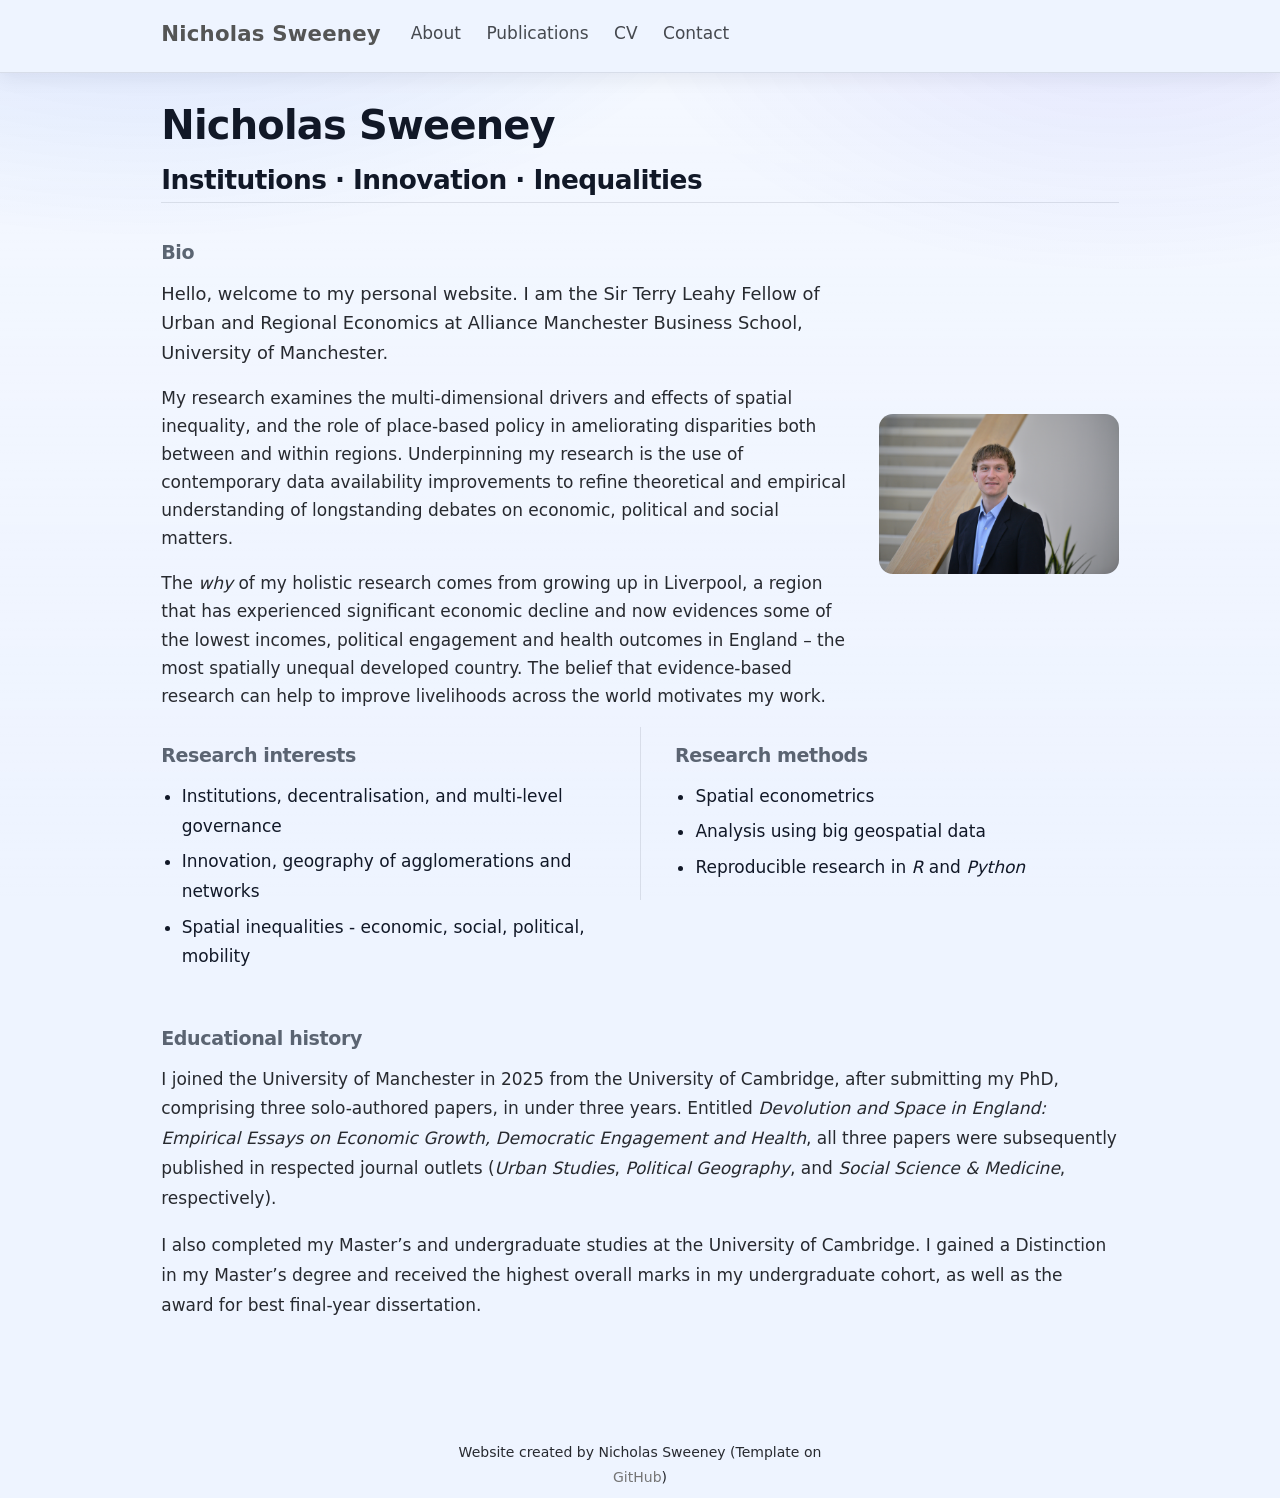
<file: index.html>
<!DOCTYPE html>
<html xmlns="http://www.w3.org/1999/xhtml" lang="en" xml:lang="en"><head>

<meta charset="utf-8">
<meta name="generator" content="quarto-1.11.9">

<meta name="viewport" content="width=device-width, initial-scale=1.0, user-scalable=yes">


<title>Nicholas Sweeney</title>
<style>
/* Default styles provided by pandoc.
** See https://pandoc.org/MANUAL.html#variables-for-html for config info.
*/
span.smallcaps{font-variant: small-caps;}
div.columns{display: flex; gap: 1.5em;}
div.column{flex: auto;}
@media screen {
div.columns{gap: min(4vw, 1.5em);}
div.column{overflow-x: auto;}
}
div.hanging-indent{margin-left: 1.5em; text-indent: -1.5em;}
ul.task-list{list-style: none;}
ul.task-list li input[type="checkbox"] {
  width: 0.8em;
  margin: 0 0.8em 0.2em -1em; /* quarto-specific, see https://github.com/quarto-dev/quarto-cli/issues/4556 */ 
  vertical-align: middle;
}
</style>


<script src="site_libs/quarto-nav/quarto-nav.js"></script>
<script src="site_libs/quarto-nav/headroom.min.js"></script>
<link href="./favicon-nps-20260822.svg" rel="icon" type="image/svg+xml">
<script src="site_libs/clipboard/clipboard.min.js"></script>
<script src="site_libs/quarto-html/quarto.js" type="module"></script>
<script src="site_libs/quarto-html/tabsets/tabsets.js" type="module"></script>
<script src="site_libs/quarto-html/scrollable-regions/scrollable-regions.js" type="module"></script>
<script src="site_libs/quarto-html/popper.min.js"></script>
<script src="site_libs/quarto-html/tippy.umd.min.js"></script>
<script src="site_libs/quarto-html/anchor.min.js"></script>
<link href="site_libs/quarto-html/tippy.css" rel="stylesheet">
<link href="site_libs/quarto-html/quarto-syntax-highlighting-63b5708e65d6cd79cd7618c58d0c21e7.css" rel="stylesheet" id="quarto-text-highlighting-styles">
<script src="site_libs/bootstrap/bootstrap.min.js"></script>
<link href="site_libs/bootstrap/bootstrap-icons.css" rel="stylesheet">
<link href="site_libs/bootstrap/bootstrap-cb61c712ca1a7fe70a83faed8e4da2d7.min.css" rel="stylesheet" append-hash="true" id="quarto-bootstrap" data-mode="light">
<script id="quarto-search-options" type="application/json">{
  "language": {
    "search-no-results-text": "No results",
    "search-matching-documents-text": "matching documents",
    "search-copy-link-title": "Copy link to search",
    "search-hide-matches-text": "Hide additional matches",
    "search-more-match-text": "more match in this document",
    "search-more-matches-text": "more matches in this document",
    "search-clear-button-title": "Clear",
    "search-text-placeholder": "",
    "search-detached-cancel-button-title": "Cancel",
    "search-submit-button-title": "Submit",
    "search-label": "Search"
  }
}</script>
<link rel="shortcut icon" type="image/x-icon" href="./favicon-nps-20260822.ico">
<link rel="icon" href="./favicon-nps-20260822.ico" sizes="any">
<link rel="icon" type="image/png" href="./favicon-nps-20260822.png" sizes="256x256">
<meta name="author" content="Nicholas Sweeney">
<meta name="description" content="Nicholas Sweeney">


<link rel="stylesheet" href="styles.css">
</head>

<body class="nav-fixed fullcontent quarto-light"><a id="quarto-skip-link" class="visually-hidden-focusable" href="#quarto-document-content">Skip to main content</a>

<div id="quarto-search-results"></div>
  <header id="quarto-header" class="headroom fixed-top">
    <nav class="navbar navbar-expand-lg " data-bs-theme="dark" aria-label="Site">
      <div class="navbar-container container-fluid">
      <div class="navbar-brand-container mx-auto">
    <a class="navbar-brand" href="./">
    <span class="navbar-title">Nicholas Sweeney</span>
    </a>
  </div>
          <button class="navbar-toggler" type="button" data-bs-toggle="collapse" data-bs-target="#navbarCollapse" aria-controls="navbarCollapse" aria-expanded="false" aria-label="Toggle navigation" onclick="if (window.quartoToggleHeadroom) { window.quartoToggleHeadroom(); }">
  <span class="navbar-toggler-icon"></span>
</button>
          <div class="collapse navbar-collapse" id="navbarCollapse">
            <ul class="navbar-nav navbar-nav-scroll me-auto">
  <li class="nav-item">
    <a class="nav-link" href="./"> 
<span class="menu-text">About</span></a>
  </li>  
  <li class="nav-item">
    <a class="nav-link" href="./publications"> 
<span class="menu-text">Publications</span></a>
  </li>  
  <li class="nav-item">
    <a class="nav-link" href="./cv"> 
<span class="menu-text">CV</span></a>
  </li>  
  <li class="nav-item">
    <a class="nav-link" href="./contact"> 
<span class="menu-text">Contact</span></a>
  </li>  
</ul>
          </div> <!-- /navcollapse -->
            <div class="quarto-navbar-tools">
</div>
      </div> <!-- /container-fluid -->
    </nav>
</header>
<!-- content -->
<div id="quarto-content" class="quarto-container page-columns page-rows-contents page-layout-article page-navbar">
<!-- sidebar -->
<!-- margin-sidebar -->
    
<!-- main -->
<main class="content" id="quarto-document-content" tabindex="-1">

<header id="title-block-header" class="quarto-title-block default">
<div class="quarto-title">
<h1 class="title">Nicholas Sweeney</h1>
</div>



<div class="quarto-title-meta">

    
  
    
  </div>
  


</header>


<section id="institutions-innovation-inequalities" class="level2">
<h2 class="anchored" data-anchor-id="institutions-innovation-inequalities">Institutions · Innovation · Inequalities</h2>
<section id="bio" class="level3">
<h3 class="anchored" data-anchor-id="bio">Bio</h3>
<div class="bio-card">
<div class="bio-text">
<p>Hello, welcome to my personal website. I am the Sir Terry Leahy Fellow of Urban and Regional Economics at Alliance Manchester Business School, University of Manchester.</p>
<p>My research examines the multi-dimensional drivers and effects of spatial inequality, and the role of place-based policy in ameliorating disparities both between and within regions. Underpinning my research is the use of contemporary data availability improvements to refine theoretical and empirical understanding of longstanding debates on economic, political and social matters.</p>
<p>The <em>why</em> of my holistic research comes from growing up in Liverpool, a region that has experienced significant economic decline and now evidences some of the lowest incomes, political engagement and health outcomes in England – the most spatially unequal developed country. The belief that evidence-based research can help to improve livelihoods across the world motivates my work.</p>
</div>
<p><img src="assets/DSC_1243.JPG" srcset="assets/DSC_1243.JPG 1x, assets/DSC_1243.JPG 2x" alt="Nicholas Sweeney" class="bio-photo" loading="eager" decoding="async"></p>
</div>
</section>
<div class="columns research-methods-columns">
<div class="column research-interests-column" style="width:50%;">
<section id="research-interests" class="level3 research-interests">
<h3 class="research-interests anchored" data-anchor-id="research-interests">Research interests</h3>
<ul>
<li>Institutions, decentralisation, and multi-level governance</li>
<li>Innovation, geography of agglomerations and networks</li>
<li>Spatial inequalities - economic, social, political, mobility</li>
</ul>
</section>
</div><div class="column methods-column" style="width:50%;">
<section id="research-methods" class="level3">
<h3 class="anchored" data-anchor-id="research-methods">Research methods</h3>
<ul>
<li>Spatial econometrics</li>
<li>Analysis using big geospatial data</li>
<li>Reproducible research in <em>R</em> and <em>Python</em></li>
</ul>
</section>
</div>
</div>
<section id="educational-history" class="level3">
<h3 class="anchored" data-anchor-id="educational-history">Educational history</h3>
<p>I joined the University of Manchester in 2025 from the University of Cambridge, after submitting my PhD, comprising three solo-authored papers, in under three years. Entitled <em>Devolution and Space in England: Empirical Essays on Economic Growth, Democratic Engagement and Health</em>, all three papers were subsequently published in respected journal outlets (<em>Urban Studies</em>, <em>Political Geography</em>, and <em>Social Science &amp; Medicine</em>, respectively).</p>
<p>I also completed my Master’s and undergraduate studies at the University of Cambridge. I gained a Distinction in my Master’s degree and received the highest overall marks in my undergraduate cohort, as well as the award for best final-year dissertation.</p>


</section>
</section>

</main> <!-- /main -->
<script id="quarto-html-after-body" type="application/javascript">
  window.document.addEventListener("DOMContentLoaded", function (event) {
    const icon = "";
    const anchorJS = new window.AnchorJS();
    anchorJS.options = {
      placement: 'right',
      icon: icon
    };
    anchorJS.add('.anchored');
    const isCodeAnnotation = (el) => {
      for (const clz of el.classList) {
        if (clz.startsWith('code-annotation-')) {                     
          return true;
        }
      }
      return false;
    }
    const onCopySuccess = function(e) {
      // button target
      const button = e.trigger;
      // don't keep focus
      button.blur();
      // flash "checked"
      button.classList.add('code-copy-button-checked');
      var currentTitle = button.getAttribute("title");
      button.setAttribute("title", "Copied!");
      let tooltip;
      if (window.bootstrap) {
        button.setAttribute("data-bs-toggle", "tooltip");
        button.setAttribute("data-bs-placement", "left");
        button.setAttribute("data-bs-title", "Copied!");
        tooltip = new bootstrap.Tooltip(button, 
          { trigger: "manual", 
            customClass: "code-copy-button-tooltip",
            offset: [0, -8]});
        tooltip.show();    
      }
      setTimeout(function() {
        if (tooltip) {
          tooltip.hide();
          button.removeAttribute("data-bs-title");
          button.removeAttribute("data-bs-toggle");
          button.removeAttribute("data-bs-placement");
        }
        button.setAttribute("title", currentTitle);
        button.classList.remove('code-copy-button-checked');
      }, 1000);
      // clear code selection
      e.clearSelection();
    }
    const getTextToCopy = function(trigger) {
      const outerScaffold = trigger.parentElement.cloneNode(true);
      const codeEl = outerScaffold.querySelector('code');
      for (const childEl of codeEl.children) {
        if (isCodeAnnotation(childEl)) {
          childEl.remove();
        }
      }
      return codeEl.innerText;
    }
    const clipboard = new window.ClipboardJS('.code-copy-button:not([data-in-quarto-modal])', {
      text: getTextToCopy
    });
    clipboard.on('success', onCopySuccess);
    if (window.document.getElementById('quarto-embedded-source-code-modal')) {
      const clipboardModal = new window.ClipboardJS('.code-copy-button[data-in-quarto-modal]', {
        text: getTextToCopy,
        container: window.document.getElementById('quarto-embedded-source-code-modal')
      });
      clipboardModal.on('success', onCopySuccess);
    }
      var localhostRegex = new RegExp(/^(?:http|https):\/\/localhost\:?[0-9]*\//);
      var mailtoRegex = new RegExp(/^mailto:/);
        var filterRegex = new RegExp("https:\/\/npsweeney\.co\.uk");
      var isInternal = (href) => {
          return filterRegex.test(href) || localhostRegex.test(href) || mailtoRegex.test(href);
      }
      // Inspect non-navigation links and adorn them if external
      window.quartoDecorateExternalLinks = function (root) {
     var links = (root || window.document).querySelectorAll('a[href]:not(.nav-link):not(.navbar-brand):not(.toc-action):not(.sidebar-link):not(.sidebar-item-toggle):not(.pagination-link):not(.no-external):not([aria-hidden]):not(.dropdown-item):not(.quarto-navigation-tool):not(.about-link)');
      for (var i=0; i<links.length; i++) {
        const link = links[i];
        if (!isInternal(link.href)) {
          // undo the damage that might have been done by quarto-nav.js in the case of
          // links that we want to consider external
          if (link.dataset.originalHref !== undefined) {
            link.href = link.dataset.originalHref;
          }
          if (!link.classList.contains('no-external-icon')) {
          }
        }
      }
      };
      window.quartoDecorateExternalLinks(window.document);
    // Esc closes the popup (WCAG 1.4.13) and focus leaving both trigger and
    // popup closes it (WCAG 2.4.11); tippy handles neither for interactive popups.
    const hideOnEscAndFocusOut = {
      name: 'hideOnEscAndFocusOut',
      defaultValue: true,
      fn(instance) {
        const dismiss = () => {
          // A show scheduled by the trigger delay would otherwise reopen it
          instance.clearDelayTimeouts();
          instance.hide();
        };
        const onKeyDown = (event) => {
          if (event.key !== 'Escape') {
            return;
          }
          // Keep Esc from also reaching page handlers (e.g. reveal.js overview),
          // except an open reveal.js slide menu, which Esc should close too.
          // The menu handles keys only when its keyboard option is on.
          const menuHandlesEsc = window.Reveal?.getPlugin?.('menu')?.isOpen() &&
            window.Reveal.getConfig().menu?.keyboard !== false;
          if (!menuHandlesEsc) {
            event.stopPropagation();
          }
          if (instance.popper.contains(window.document.activeElement)) {
            // Disabled while refocusing so the focus trigger does not reopen it
            instance.disable();
            instance.reference.focus();
            instance.enable();
          }
          dismiss();
        };
        const onFocusOut = (event) => {
          const target = event.relatedTarget;
          if (target && !instance.reference.contains(target) &&
              !instance.popper.contains(target)) {
            dismiss();
          }
        };
        // On the trigger too: a click trigger (code-annotations: select) has no
        // blur handling. Attached for the instance's lifetime so leaving the
        // trigger also cancels a show still pending on the trigger delay.
        instance.reference.addEventListener('focusout', onFocusOut);
        return {
          onShow() {
            window.document.addEventListener('keydown', onKeyDown, true);
            instance.popper.addEventListener('focusout', onFocusOut);
          },
          onHide() {
            window.document.removeEventListener('keydown', onKeyDown, true);
            instance.popper.removeEventListener('focusout', onFocusOut);
          },
          onDestroy() {
            instance.reference.removeEventListener('focusout', onFocusOut);
          },
        };
      },
    };
    function tippyHover(el, contentFn, onTriggerFn, onUntriggerFn) {
      const config = {
        allowHTML: true,
        maxWidth: 500,
        delay: 100,
        arrow: false,
        appendTo: function(el) {
            return el.parentElement;
        },
        interactive: true,
        interactiveBorder: 10,
        theme: 'quarto',
        placement: 'bottom-start',
        plugins: [hideOnEscAndFocusOut],
      };
      if (contentFn) {
        config.content = contentFn;
      }
      if (onTriggerFn) {
        config.onTrigger = onTriggerFn;
      }
      if (onUntriggerFn) {
        config.onUntrigger = onUntriggerFn;
      }
      window.tippy(el, config); 
    }
    const noterefs = window.document.querySelectorAll('a[role="doc-noteref"]');
    for (var i=0; i<noterefs.length; i++) {
      const ref = noterefs[i];
      tippyHover(ref, function() {
        // use id or data attribute instead here
        let href = ref.getAttribute('data-footnote-href') || ref.getAttribute('href');
        try { href = new URL(href).hash; } catch {}
        const id = href.replace(/^#\/?/, "");
        const note = window.document.getElementById(id);
        if (note) {
          return note.innerHTML;
        } else {
          return "";
        }
      });
    }
    const xrefs = window.document.querySelectorAll('a.quarto-xref');
    const processXRef = (id, note) => {
      // Strip column container classes
      const stripColumnClz = (el) => {
        el.classList.remove("page-full", "page-columns");
        if (el.children) {
          for (const child of el.children) {
            stripColumnClz(child);
          }
        }
      }
      stripColumnClz(note)
      if (id === null || id.startsWith('sec-')) {
        // Special case sections, only their first couple elements
        const container = document.createElement("div");
        if (note.children && note.children.length > 2) {
          container.appendChild(note.children[0].cloneNode(true));
          for (let i = 1; i < note.children.length; i++) {
            const child = note.children[i];
            if (child.tagName === "P" && child.innerText === "") {
              continue;
            } else {
              container.appendChild(child.cloneNode(true));
              break;
            }
          }
          if (window.Quarto?.typesetMath) {
            window.Quarto.typesetMath(container);
          }
          return container.innerHTML
        } else {
          if (window.Quarto?.typesetMath) {
            window.Quarto.typesetMath(note);
          }
          return note.innerHTML;
        }
      } else {
        // Remove any anchor links if they are present
        const anchorLink = note.querySelector('a.anchorjs-link');
        if (anchorLink) {
          anchorLink.remove();
        }
        if (window.Quarto?.typesetMath) {
          window.Quarto.typesetMath(note);
        }
        if (note.classList.contains("callout")) {
          return note.outerHTML;
        } else {
          return note.innerHTML;
        }
      }
    }
    for (var i=0; i<xrefs.length; i++) {
      const xref = xrefs[i];
      tippyHover(xref, undefined, function(instance) {
        instance.disable();
        let url = xref.getAttribute('href');
        let hash = undefined; 
        if (url.startsWith('#')) {
          hash = url;
        } else {
          try { hash = new URL(url).hash; } catch {}
        }
        if (hash) {
          const id = hash.replace(/^#\/?/, "");
          const note = window.document.getElementById(id);
          if (note !== null) {
            try {
              const html = processXRef(id, note.cloneNode(true));
              instance.setContent(html);
            } finally {
              instance.enable();
              instance.show();
            }
          } else {
            // See if we can fetch this
            fetch(url.split('#')[0])
            .then(res => res.text())
            .then(html => {
              const parser = new DOMParser();
              const htmlDoc = parser.parseFromString(html, "text/html");
              const note = htmlDoc.getElementById(id);
              if (note !== null) {
                const html = processXRef(id, note);
                instance.setContent(html);
              } 
            }).finally(() => {
              instance.enable();
              instance.show();
            });
          }
        } else {
          // See if we can fetch a full url (with no hash to target)
          // This is a special case and we should probably do some content thinning / targeting
          fetch(url)
          .then(res => res.text())
          .then(html => {
            const parser = new DOMParser();
            const htmlDoc = parser.parseFromString(html, "text/html");
            const note = htmlDoc.querySelector('main.content');
            if (note !== null) {
              // This should only happen for chapter cross references
              // (since there is no id in the URL)
              // remove the first header
              if (note.children.length > 0 && note.children[0].tagName === "HEADER") {
                note.children[0].remove();
              }
              const html = processXRef(null, note);
              instance.setContent(html);
            } 
          }).finally(() => {
            instance.enable();
            instance.show();
          });
        }
      }, function(instance) {
      });
    }
        let selectedAnnoteEl;
        const selectorForAnnotation = ( cell, annotation) => {
          let cellAttr = 'data-code-cell="' + cell + '"';
          let lineAttr = 'data-code-annotation="' +  annotation + '"';
          const selector = 'span[' + cellAttr + '][' + lineAttr + ']';
          return selector;
        }
        const selectCodeLines = (annoteEl) => {
          const doc = window.document;
          const targetCell = annoteEl.getAttribute("data-target-cell");
          const targetAnnotation = annoteEl.getAttribute("data-target-annotation");
          const annoteSpan = window.document.querySelector(selectorForAnnotation(targetCell, targetAnnotation));
          const lines = annoteSpan.getAttribute("data-code-lines").split(",");
          const lineIds = lines.map((line) => {
            return targetCell + "-" + line;
          })
          // Each band is positioned against its own containing block, which is
          // not the offsetParent of the lines, so place it from client rects.
          const placeBand = (band, firstEl, lastEl, codeBlock) => {
            const container = band.offsetParent;
            if (container === null) {
              return;
            }
            const containerRect = container.getBoundingClientRect();
            // Reveal.js scales slides with a transform, so convert client
            // pixels back to the CSS pixels of the container.
            const scale = containerRect.height / container.offsetHeight || 1;
            const firstRect = firstEl.getBoundingClientRect();
            const lastRect = lastEl.getBoundingClientRect();
            const top = (firstRect.top - containerRect.top) / scale - container.clientTop + container.scrollTop;
            const height = (lastRect.bottom - firstRect.top) / scale;
            band.style.top = top - 2 + "px";
            band.style.height = height + 4 + "px";
            if (codeBlock) {
              // Without the copy button wrapper, the containing block is wider
              // than the code block, so span the code block explicitly.
              const blockRect = codeBlock.getBoundingClientRect();
              band.style.left = (blockRect.left - containerRect.left) / scale - container.clientLeft + container.scrollLeft + "px";
              band.style.width = blockRect.width / scale + "px";
            }
          };
          if (lineIds.length > 0) {
            const el = window.document.getElementById(lineIds[0]);
            const lastEl = window.document.getElementById(lineIds[lineIds.length - 1]);
            const parent = el.parentElement.parentElement;
            // cook up a div (if necessary) and position it
            let div = window.document.getElementById("code-annotation-line-highlight");
            if (div === null) {
              div = window.document.createElement("div");
              div.setAttribute("id", "code-annotation-line-highlight");
              div.style.position = 'absolute';
              parent.appendChild(div);
            }
            placeBand(div, el, lastEl, parent.closest("div.sourceCode") || parent);
            let gutterDiv = window.document.getElementById("code-annotation-line-highlight-gutter");
            if (gutterDiv === null) {
              gutterDiv = window.document.createElement("div");
              gutterDiv.setAttribute("id", "code-annotation-line-highlight-gutter");
              gutterDiv.style.position = 'absolute';
              const codeCell = window.document.getElementById(targetCell);
              const gutter = codeCell.querySelector('.code-annotation-gutter');
              gutter.appendChild(gutterDiv);
            }
            placeBand(gutterDiv, el, lastEl);
            selectedAnnoteEl = annoteEl;
          }
        };
        const unselectCodeLines = () => {
          const elementsIds = ["code-annotation-line-highlight", "code-annotation-line-highlight-gutter"];
          elementsIds.forEach((elId) => {
            const div = window.document.getElementById(elId);
            if (div) {
              div.remove();
            }
          });
          selectedAnnoteEl = undefined;
        };
          // Handle positioning of the toggle
      window.addEventListener(
        "resize",
        throttle(() => {
          elRect = undefined;
          if (selectedAnnoteEl) {
            selectCodeLines(selectedAnnoteEl);
          }
        }, 10)
      );
      function throttle(fn, ms) {
      let throttle = false;
      let timer;
        return (...args) => {
          if(!throttle) { // first call gets through
              fn.apply(this, args);
              throttle = true;
          } else { // all the others get throttled
              if(timer) clearTimeout(timer); // cancel #2
              timer = setTimeout(() => {
                fn.apply(this, args);
                timer = throttle = false;
              }, ms);
          }
        };
      }
        // Attach click handler to the DT
        const annoteDls = window.document.querySelectorAll('dt[data-target-cell]');
        for (const annoteDlNode of annoteDls) {
          annoteDlNode.addEventListener('click', (event) => {
            const clickedEl = event.target;
            if (clickedEl !== selectedAnnoteEl) {
              unselectCodeLines();
              const activeEl = window.document.querySelector('dt[data-target-cell].code-annotation-active');
              if (activeEl) {
                activeEl.classList.remove('code-annotation-active');
              }
              selectCodeLines(clickedEl);
              clickedEl.classList.add('code-annotation-active');
            } else {
              // Unselect the line
              unselectCodeLines();
              clickedEl.classList.remove('code-annotation-active');
            }
          });
        }
    const findCites = (el) => {
      const parentEl = el.parentElement;
      if (parentEl) {
        const cites = parentEl.dataset.cites;
        if (cites) {
          return {
            el,
            cites: cites.split(' ')
          };
        } else {
          return findCites(el.parentElement)
        }
      } else {
        return undefined;
      }
    };
    var bibliorefs = window.document.querySelectorAll('a[role="doc-biblioref"]');
    for (var i=0; i<bibliorefs.length; i++) {
      const ref = bibliorefs[i];
      const citeInfo = findCites(ref);
      if (citeInfo) {
        tippyHover(citeInfo.el, function() {
          var popup = window.document.createElement('div');
          citeInfo.cites.forEach(function(cite) {
            var citeDiv = window.document.createElement('div');
            citeDiv.classList.add('hanging-indent');
            citeDiv.classList.add('csl-entry');
            var biblioDiv = window.document.getElementById('ref-' + cite);
            if (biblioDiv) {
              citeDiv.innerHTML = biblioDiv.innerHTML;
            }
            popup.appendChild(citeDiv);
          });
          return popup.innerHTML;
        });
      }
    }
  });
  </script>
  <script type="application/javascript">
  window.quartoScrollableRegionsLabels = {"code":"Scrollable code","output":"Scrollable output"};
  </script>
</div> <!-- /content -->
<footer class="footer">
  <div class="nav-footer">
    <div class="nav-footer-left">
      &nbsp;
    </div>   
    <div class="nav-footer-center">
<p>Website created by Nicholas Sweeney (Template on <a href="https://github.com/npsweeney/NPS-WEB/tree/main/template" target="_blank" rel="noopener">GitHub</a>)</p>
</div>
    <div class="nav-footer-right">
      &nbsp;
    </div>
  </div>
</footer>




</body></html>
</file>
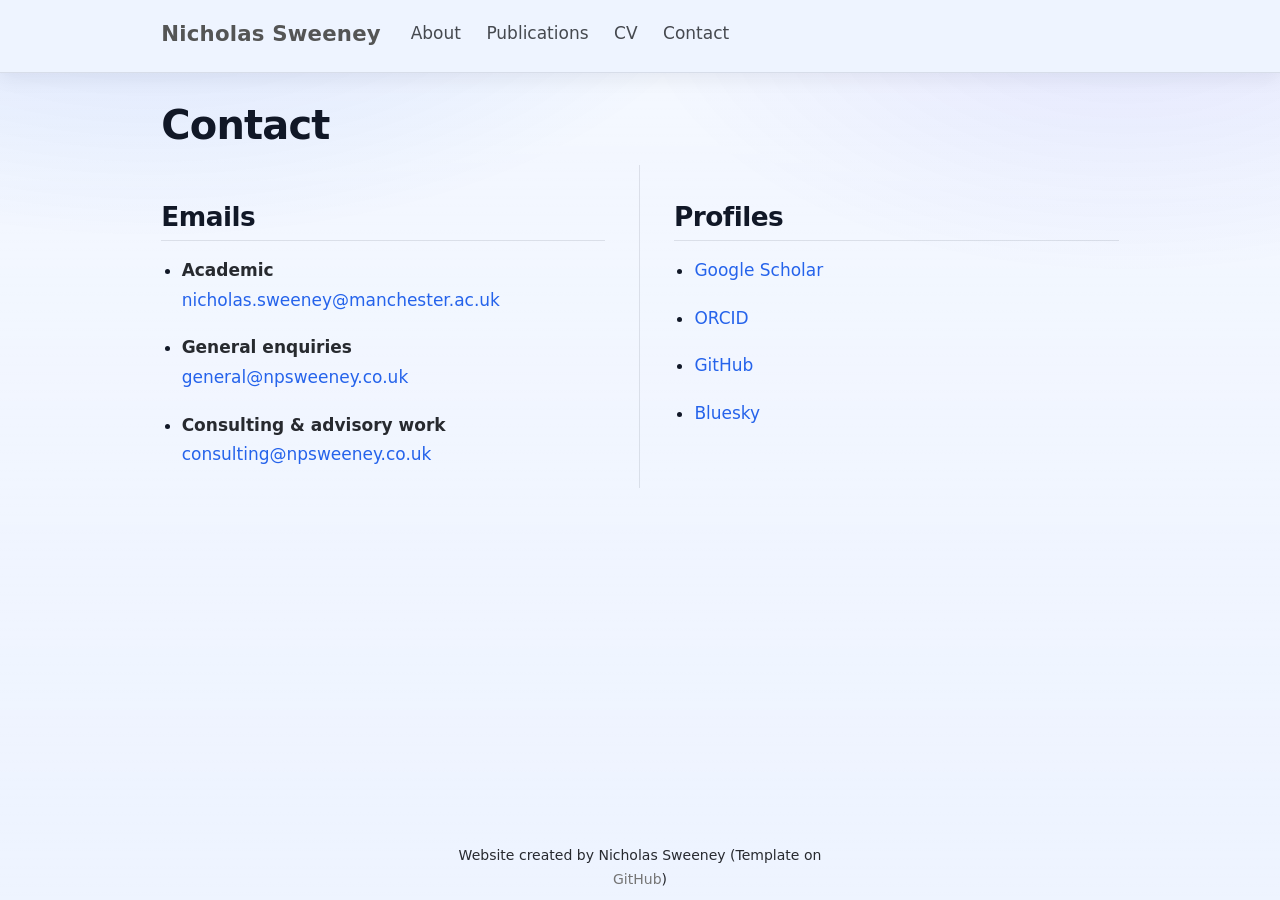
<file: contact/index.html>
<!DOCTYPE html>
<html xmlns="http://www.w3.org/1999/xhtml" lang="en" xml:lang="en"><head>

<meta charset="utf-8">
<meta name="generator" content="quarto-1.11.9">

<meta name="viewport" content="width=device-width, initial-scale=1.0, user-scalable=yes">


<title>Contact – Nicholas Sweeney</title>
<style>
/* Default styles provided by pandoc.
** See https://pandoc.org/MANUAL.html#variables-for-html for config info.
*/
span.smallcaps{font-variant: small-caps;}
div.columns{display: flex; gap: 1.5em;}
div.column{flex: auto;}
@media screen {
div.columns{gap: min(4vw, 1.5em);}
div.column{overflow-x: auto;}
}
div.hanging-indent{margin-left: 1.5em; text-indent: -1.5em;}
ul.task-list{list-style: none;}
ul.task-list li input[type="checkbox"] {
  width: 0.8em;
  margin: 0 0.8em 0.2em -1em; /* quarto-specific, see https://github.com/quarto-dev/quarto-cli/issues/4556 */ 
  vertical-align: middle;
}
</style>


<script src="../site_libs/quarto-nav/quarto-nav.js"></script>
<script src="../site_libs/quarto-nav/headroom.min.js"></script>
<link href="../favicon-nps-20260822.svg" rel="icon" type="image/svg+xml">
<script src="../site_libs/clipboard/clipboard.min.js"></script>
<script src="../site_libs/quarto-html/quarto.js" type="module"></script>
<script src="../site_libs/quarto-html/tabsets/tabsets.js" type="module"></script>
<script src="../site_libs/quarto-html/scrollable-regions/scrollable-regions.js" type="module"></script>
<script src="../site_libs/quarto-html/popper.min.js"></script>
<script src="../site_libs/quarto-html/tippy.umd.min.js"></script>
<script src="../site_libs/quarto-html/anchor.min.js"></script>
<link href="../site_libs/quarto-html/tippy.css" rel="stylesheet">
<link href="../site_libs/quarto-html/quarto-syntax-highlighting-63b5708e65d6cd79cd7618c58d0c21e7.css" rel="stylesheet" id="quarto-text-highlighting-styles">
<script src="../site_libs/bootstrap/bootstrap.min.js"></script>
<link href="../site_libs/bootstrap/bootstrap-icons.css" rel="stylesheet">
<link href="../site_libs/bootstrap/bootstrap-cb61c712ca1a7fe70a83faed8e4da2d7.min.css" rel="stylesheet" append-hash="true" id="quarto-bootstrap" data-mode="light">
<script id="quarto-search-options" type="application/json">{
  "language": {
    "search-no-results-text": "No results",
    "search-matching-documents-text": "matching documents",
    "search-copy-link-title": "Copy link to search",
    "search-hide-matches-text": "Hide additional matches",
    "search-more-match-text": "more match in this document",
    "search-more-matches-text": "more matches in this document",
    "search-clear-button-title": "Clear",
    "search-text-placeholder": "",
    "search-detached-cancel-button-title": "Cancel",
    "search-submit-button-title": "Submit",
    "search-label": "Search"
  }
}</script>
<link rel="shortcut icon" type="image/x-icon" href="../favicon-nps-20260822.ico">
<link rel="icon" href="../favicon-nps-20260822.ico" sizes="any">
<link rel="icon" type="image/png" href="../favicon-nps-20260822.png" sizes="256x256">


<link rel="stylesheet" href="../styles.css">
</head>

<body class="nav-fixed fullcontent quarto-light"><a id="quarto-skip-link" class="visually-hidden-focusable" href="#quarto-document-content">Skip to main content</a>

<div id="quarto-search-results"></div>
  <header id="quarto-header" class="headroom fixed-top">
    <nav class="navbar navbar-expand-lg " data-bs-theme="dark" aria-label="Site">
      <div class="navbar-container container-fluid">
      <div class="navbar-brand-container mx-auto">
    <a class="navbar-brand" href="../">
    <span class="navbar-title">Nicholas Sweeney</span>
    </a>
  </div>
          <button class="navbar-toggler" type="button" data-bs-toggle="collapse" data-bs-target="#navbarCollapse" aria-controls="navbarCollapse" aria-expanded="false" aria-label="Toggle navigation" onclick="if (window.quartoToggleHeadroom) { window.quartoToggleHeadroom(); }">
  <span class="navbar-toggler-icon"></span>
</button>
          <div class="collapse navbar-collapse" id="navbarCollapse">
            <ul class="navbar-nav navbar-nav-scroll me-auto">
  <li class="nav-item">
    <a class="nav-link" href="../"> 
<span class="menu-text">About</span></a>
  </li>  
  <li class="nav-item">
    <a class="nav-link" href="../publications"> 
<span class="menu-text">Publications</span></a>
  </li>  
  <li class="nav-item">
    <a class="nav-link" href="../cv"> 
<span class="menu-text">CV</span></a>
  </li>  
  <li class="nav-item">
    <a class="nav-link" href="../contact"> 
<span class="menu-text">Contact</span></a>
  </li>  
</ul>
          </div> <!-- /navcollapse -->
            <div class="quarto-navbar-tools">
</div>
      </div> <!-- /container-fluid -->
    </nav>
</header>
<!-- content -->
<div id="quarto-content" class="quarto-container page-columns page-rows-contents page-layout-article page-navbar">
<!-- sidebar -->
<!-- margin-sidebar -->
    
<!-- main -->
<main class="content" id="quarto-document-content" tabindex="-1">

<header id="title-block-header" class="quarto-title-block default">
<div class="quarto-title">
<h1 class="title">Contact</h1>
</div>



<div class="quarto-title-meta">

    
  
    
  </div>
  


</header>


<div class="columns contact-columns">
<div class="column contact-emails" style="width:50%;">
<section id="emails" class="level2">
<h2 class="anchored" data-anchor-id="emails">Emails</h2>
<ul>
<li><p><strong>Academic</strong><br>
<a href="mailto:nicholas.sweeney@manchester.ac.uk">nicholas.sweeney@manchester.ac.uk</a></p></li>
<li><p><strong>General enquiries</strong><br>
<a href="mailto:general@npsweeney.co.uk">general@npsweeney.co.uk</a></p></li>
<li><p><strong>Consulting &amp; advisory work</strong><br>
<a href="mailto:consulting@npsweeney.co.uk">consulting@npsweeney.co.uk</a></p></li>
</ul>
</section>
</div><div class="column contact-profiles" style="width:50%;">
<section id="profiles" class="level2">
<h2 class="anchored" data-anchor-id="profiles">Profiles</h2>
<ul>
<li><p><a href="https://scholar.google.com/citations?user=_tCzIOIAAAAJ&amp;hl=en&amp;oi=ao" target="_blank" rel="noopener"> Google Scholar </a></p></li>
<li><p><a href="https://orcid.org/0000-0001-9349-5863" target="_blank" rel="noopener"> ORCID </a></p></li>
<li><p><a href="https://github.com/npsweeney" target="_blank" rel="noopener"> GitHub </a></p></li>
<li><p><a href="https://bsky.app/profile/npsweeney.bsky.social" target="_blank" rel="noopener"> Bluesky </a></p></li>
</ul>
</section>
</div>
</div>



</main> <!-- /main -->
<script id="quarto-html-after-body" type="application/javascript">
  window.document.addEventListener("DOMContentLoaded", function (event) {
    const icon = "";
    const anchorJS = new window.AnchorJS();
    anchorJS.options = {
      placement: 'right',
      icon: icon
    };
    anchorJS.add('.anchored');
    const isCodeAnnotation = (el) => {
      for (const clz of el.classList) {
        if (clz.startsWith('code-annotation-')) {                     
          return true;
        }
      }
      return false;
    }
    const onCopySuccess = function(e) {
      // button target
      const button = e.trigger;
      // don't keep focus
      button.blur();
      // flash "checked"
      button.classList.add('code-copy-button-checked');
      var currentTitle = button.getAttribute("title");
      button.setAttribute("title", "Copied!");
      let tooltip;
      if (window.bootstrap) {
        button.setAttribute("data-bs-toggle", "tooltip");
        button.setAttribute("data-bs-placement", "left");
        button.setAttribute("data-bs-title", "Copied!");
        tooltip = new bootstrap.Tooltip(button, 
          { trigger: "manual", 
            customClass: "code-copy-button-tooltip",
            offset: [0, -8]});
        tooltip.show();    
      }
      setTimeout(function() {
        if (tooltip) {
          tooltip.hide();
          button.removeAttribute("data-bs-title");
          button.removeAttribute("data-bs-toggle");
          button.removeAttribute("data-bs-placement");
        }
        button.setAttribute("title", currentTitle);
        button.classList.remove('code-copy-button-checked');
      }, 1000);
      // clear code selection
      e.clearSelection();
    }
    const getTextToCopy = function(trigger) {
      const outerScaffold = trigger.parentElement.cloneNode(true);
      const codeEl = outerScaffold.querySelector('code');
      for (const childEl of codeEl.children) {
        if (isCodeAnnotation(childEl)) {
          childEl.remove();
        }
      }
      return codeEl.innerText;
    }
    const clipboard = new window.ClipboardJS('.code-copy-button:not([data-in-quarto-modal])', {
      text: getTextToCopy
    });
    clipboard.on('success', onCopySuccess);
    if (window.document.getElementById('quarto-embedded-source-code-modal')) {
      const clipboardModal = new window.ClipboardJS('.code-copy-button[data-in-quarto-modal]', {
        text: getTextToCopy,
        container: window.document.getElementById('quarto-embedded-source-code-modal')
      });
      clipboardModal.on('success', onCopySuccess);
    }
      var localhostRegex = new RegExp(/^(?:http|https):\/\/localhost\:?[0-9]*\//);
      var mailtoRegex = new RegExp(/^mailto:/);
        var filterRegex = new RegExp("https:\/\/npsweeney\.co\.uk");
      var isInternal = (href) => {
          return filterRegex.test(href) || localhostRegex.test(href) || mailtoRegex.test(href);
      }
      // Inspect non-navigation links and adorn them if external
      window.quartoDecorateExternalLinks = function (root) {
     var links = (root || window.document).querySelectorAll('a[href]:not(.nav-link):not(.navbar-brand):not(.toc-action):not(.sidebar-link):not(.sidebar-item-toggle):not(.pagination-link):not(.no-external):not([aria-hidden]):not(.dropdown-item):not(.quarto-navigation-tool):not(.about-link)');
      for (var i=0; i<links.length; i++) {
        const link = links[i];
        if (!isInternal(link.href)) {
          // undo the damage that might have been done by quarto-nav.js in the case of
          // links that we want to consider external
          if (link.dataset.originalHref !== undefined) {
            link.href = link.dataset.originalHref;
          }
          if (!link.classList.contains('no-external-icon')) {
          }
        }
      }
      };
      window.quartoDecorateExternalLinks(window.document);
    // Esc closes the popup (WCAG 1.4.13) and focus leaving both trigger and
    // popup closes it (WCAG 2.4.11); tippy handles neither for interactive popups.
    const hideOnEscAndFocusOut = {
      name: 'hideOnEscAndFocusOut',
      defaultValue: true,
      fn(instance) {
        const dismiss = () => {
          // A show scheduled by the trigger delay would otherwise reopen it
          instance.clearDelayTimeouts();
          instance.hide();
        };
        const onKeyDown = (event) => {
          if (event.key !== 'Escape') {
            return;
          }
          // Keep Esc from also reaching page handlers (e.g. reveal.js overview),
          // except an open reveal.js slide menu, which Esc should close too.
          // The menu handles keys only when its keyboard option is on.
          const menuHandlesEsc = window.Reveal?.getPlugin?.('menu')?.isOpen() &&
            window.Reveal.getConfig().menu?.keyboard !== false;
          if (!menuHandlesEsc) {
            event.stopPropagation();
          }
          if (instance.popper.contains(window.document.activeElement)) {
            // Disabled while refocusing so the focus trigger does not reopen it
            instance.disable();
            instance.reference.focus();
            instance.enable();
          }
          dismiss();
        };
        const onFocusOut = (event) => {
          const target = event.relatedTarget;
          if (target && !instance.reference.contains(target) &&
              !instance.popper.contains(target)) {
            dismiss();
          }
        };
        // On the trigger too: a click trigger (code-annotations: select) has no
        // blur handling. Attached for the instance's lifetime so leaving the
        // trigger also cancels a show still pending on the trigger delay.
        instance.reference.addEventListener('focusout', onFocusOut);
        return {
          onShow() {
            window.document.addEventListener('keydown', onKeyDown, true);
            instance.popper.addEventListener('focusout', onFocusOut);
          },
          onHide() {
            window.document.removeEventListener('keydown', onKeyDown, true);
            instance.popper.removeEventListener('focusout', onFocusOut);
          },
          onDestroy() {
            instance.reference.removeEventListener('focusout', onFocusOut);
          },
        };
      },
    };
    function tippyHover(el, contentFn, onTriggerFn, onUntriggerFn) {
      const config = {
        allowHTML: true,
        maxWidth: 500,
        delay: 100,
        arrow: false,
        appendTo: function(el) {
            return el.parentElement;
        },
        interactive: true,
        interactiveBorder: 10,
        theme: 'quarto',
        placement: 'bottom-start',
        plugins: [hideOnEscAndFocusOut],
      };
      if (contentFn) {
        config.content = contentFn;
      }
      if (onTriggerFn) {
        config.onTrigger = onTriggerFn;
      }
      if (onUntriggerFn) {
        config.onUntrigger = onUntriggerFn;
      }
      window.tippy(el, config); 
    }
    const noterefs = window.document.querySelectorAll('a[role="doc-noteref"]');
    for (var i=0; i<noterefs.length; i++) {
      const ref = noterefs[i];
      tippyHover(ref, function() {
        // use id or data attribute instead here
        let href = ref.getAttribute('data-footnote-href') || ref.getAttribute('href');
        try { href = new URL(href).hash; } catch {}
        const id = href.replace(/^#\/?/, "");
        const note = window.document.getElementById(id);
        if (note) {
          return note.innerHTML;
        } else {
          return "";
        }
      });
    }
    const xrefs = window.document.querySelectorAll('a.quarto-xref');
    const processXRef = (id, note) => {
      // Strip column container classes
      const stripColumnClz = (el) => {
        el.classList.remove("page-full", "page-columns");
        if (el.children) {
          for (const child of el.children) {
            stripColumnClz(child);
          }
        }
      }
      stripColumnClz(note)
      if (id === null || id.startsWith('sec-')) {
        // Special case sections, only their first couple elements
        const container = document.createElement("div");
        if (note.children && note.children.length > 2) {
          container.appendChild(note.children[0].cloneNode(true));
          for (let i = 1; i < note.children.length; i++) {
            const child = note.children[i];
            if (child.tagName === "P" && child.innerText === "") {
              continue;
            } else {
              container.appendChild(child.cloneNode(true));
              break;
            }
          }
          if (window.Quarto?.typesetMath) {
            window.Quarto.typesetMath(container);
          }
          return container.innerHTML
        } else {
          if (window.Quarto?.typesetMath) {
            window.Quarto.typesetMath(note);
          }
          return note.innerHTML;
        }
      } else {
        // Remove any anchor links if they are present
        const anchorLink = note.querySelector('a.anchorjs-link');
        if (anchorLink) {
          anchorLink.remove();
        }
        if (window.Quarto?.typesetMath) {
          window.Quarto.typesetMath(note);
        }
        if (note.classList.contains("callout")) {
          return note.outerHTML;
        } else {
          return note.innerHTML;
        }
      }
    }
    for (var i=0; i<xrefs.length; i++) {
      const xref = xrefs[i];
      tippyHover(xref, undefined, function(instance) {
        instance.disable();
        let url = xref.getAttribute('href');
        let hash = undefined; 
        if (url.startsWith('#')) {
          hash = url;
        } else {
          try { hash = new URL(url).hash; } catch {}
        }
        if (hash) {
          const id = hash.replace(/^#\/?/, "");
          const note = window.document.getElementById(id);
          if (note !== null) {
            try {
              const html = processXRef(id, note.cloneNode(true));
              instance.setContent(html);
            } finally {
              instance.enable();
              instance.show();
            }
          } else {
            // See if we can fetch this
            fetch(url.split('#')[0])
            .then(res => res.text())
            .then(html => {
              const parser = new DOMParser();
              const htmlDoc = parser.parseFromString(html, "text/html");
              const note = htmlDoc.getElementById(id);
              if (note !== null) {
                const html = processXRef(id, note);
                instance.setContent(html);
              } 
            }).finally(() => {
              instance.enable();
              instance.show();
            });
          }
        } else {
          // See if we can fetch a full url (with no hash to target)
          // This is a special case and we should probably do some content thinning / targeting
          fetch(url)
          .then(res => res.text())
          .then(html => {
            const parser = new DOMParser();
            const htmlDoc = parser.parseFromString(html, "text/html");
            const note = htmlDoc.querySelector('main.content');
            if (note !== null) {
              // This should only happen for chapter cross references
              // (since there is no id in the URL)
              // remove the first header
              if (note.children.length > 0 && note.children[0].tagName === "HEADER") {
                note.children[0].remove();
              }
              const html = processXRef(null, note);
              instance.setContent(html);
            } 
          }).finally(() => {
            instance.enable();
            instance.show();
          });
        }
      }, function(instance) {
      });
    }
        let selectedAnnoteEl;
        const selectorForAnnotation = ( cell, annotation) => {
          let cellAttr = 'data-code-cell="' + cell + '"';
          let lineAttr = 'data-code-annotation="' +  annotation + '"';
          const selector = 'span[' + cellAttr + '][' + lineAttr + ']';
          return selector;
        }
        const selectCodeLines = (annoteEl) => {
          const doc = window.document;
          const targetCell = annoteEl.getAttribute("data-target-cell");
          const targetAnnotation = annoteEl.getAttribute("data-target-annotation");
          const annoteSpan = window.document.querySelector(selectorForAnnotation(targetCell, targetAnnotation));
          const lines = annoteSpan.getAttribute("data-code-lines").split(",");
          const lineIds = lines.map((line) => {
            return targetCell + "-" + line;
          })
          // Each band is positioned against its own containing block, which is
          // not the offsetParent of the lines, so place it from client rects.
          const placeBand = (band, firstEl, lastEl, codeBlock) => {
            const container = band.offsetParent;
            if (container === null) {
              return;
            }
            const containerRect = container.getBoundingClientRect();
            // Reveal.js scales slides with a transform, so convert client
            // pixels back to the CSS pixels of the container.
            const scale = containerRect.height / container.offsetHeight || 1;
            const firstRect = firstEl.getBoundingClientRect();
            const lastRect = lastEl.getBoundingClientRect();
            const top = (firstRect.top - containerRect.top) / scale - container.clientTop + container.scrollTop;
            const height = (lastRect.bottom - firstRect.top) / scale;
            band.style.top = top - 2 + "px";
            band.style.height = height + 4 + "px";
            if (codeBlock) {
              // Without the copy button wrapper, the containing block is wider
              // than the code block, so span the code block explicitly.
              const blockRect = codeBlock.getBoundingClientRect();
              band.style.left = (blockRect.left - containerRect.left) / scale - container.clientLeft + container.scrollLeft + "px";
              band.style.width = blockRect.width / scale + "px";
            }
          };
          if (lineIds.length > 0) {
            const el = window.document.getElementById(lineIds[0]);
            const lastEl = window.document.getElementById(lineIds[lineIds.length - 1]);
            const parent = el.parentElement.parentElement;
            // cook up a div (if necessary) and position it
            let div = window.document.getElementById("code-annotation-line-highlight");
            if (div === null) {
              div = window.document.createElement("div");
              div.setAttribute("id", "code-annotation-line-highlight");
              div.style.position = 'absolute';
              parent.appendChild(div);
            }
            placeBand(div, el, lastEl, parent.closest("div.sourceCode") || parent);
            let gutterDiv = window.document.getElementById("code-annotation-line-highlight-gutter");
            if (gutterDiv === null) {
              gutterDiv = window.document.createElement("div");
              gutterDiv.setAttribute("id", "code-annotation-line-highlight-gutter");
              gutterDiv.style.position = 'absolute';
              const codeCell = window.document.getElementById(targetCell);
              const gutter = codeCell.querySelector('.code-annotation-gutter');
              gutter.appendChild(gutterDiv);
            }
            placeBand(gutterDiv, el, lastEl);
            selectedAnnoteEl = annoteEl;
          }
        };
        const unselectCodeLines = () => {
          const elementsIds = ["code-annotation-line-highlight", "code-annotation-line-highlight-gutter"];
          elementsIds.forEach((elId) => {
            const div = window.document.getElementById(elId);
            if (div) {
              div.remove();
            }
          });
          selectedAnnoteEl = undefined;
        };
          // Handle positioning of the toggle
      window.addEventListener(
        "resize",
        throttle(() => {
          elRect = undefined;
          if (selectedAnnoteEl) {
            selectCodeLines(selectedAnnoteEl);
          }
        }, 10)
      );
      function throttle(fn, ms) {
      let throttle = false;
      let timer;
        return (...args) => {
          if(!throttle) { // first call gets through
              fn.apply(this, args);
              throttle = true;
          } else { // all the others get throttled
              if(timer) clearTimeout(timer); // cancel #2
              timer = setTimeout(() => {
                fn.apply(this, args);
                timer = throttle = false;
              }, ms);
          }
        };
      }
        // Attach click handler to the DT
        const annoteDls = window.document.querySelectorAll('dt[data-target-cell]');
        for (const annoteDlNode of annoteDls) {
          annoteDlNode.addEventListener('click', (event) => {
            const clickedEl = event.target;
            if (clickedEl !== selectedAnnoteEl) {
              unselectCodeLines();
              const activeEl = window.document.querySelector('dt[data-target-cell].code-annotation-active');
              if (activeEl) {
                activeEl.classList.remove('code-annotation-active');
              }
              selectCodeLines(clickedEl);
              clickedEl.classList.add('code-annotation-active');
            } else {
              // Unselect the line
              unselectCodeLines();
              clickedEl.classList.remove('code-annotation-active');
            }
          });
        }
    const findCites = (el) => {
      const parentEl = el.parentElement;
      if (parentEl) {
        const cites = parentEl.dataset.cites;
        if (cites) {
          return {
            el,
            cites: cites.split(' ')
          };
        } else {
          return findCites(el.parentElement)
        }
      } else {
        return undefined;
      }
    };
    var bibliorefs = window.document.querySelectorAll('a[role="doc-biblioref"]');
    for (var i=0; i<bibliorefs.length; i++) {
      const ref = bibliorefs[i];
      const citeInfo = findCites(ref);
      if (citeInfo) {
        tippyHover(citeInfo.el, function() {
          var popup = window.document.createElement('div');
          citeInfo.cites.forEach(function(cite) {
            var citeDiv = window.document.createElement('div');
            citeDiv.classList.add('hanging-indent');
            citeDiv.classList.add('csl-entry');
            var biblioDiv = window.document.getElementById('ref-' + cite);
            if (biblioDiv) {
              citeDiv.innerHTML = biblioDiv.innerHTML;
            }
            popup.appendChild(citeDiv);
          });
          return popup.innerHTML;
        });
      }
    }
  });
  </script>
  <script type="application/javascript">
  window.quartoScrollableRegionsLabels = {"code":"Scrollable code","output":"Scrollable output"};
  </script>
</div> <!-- /content -->
<footer class="footer">
  <div class="nav-footer">
    <div class="nav-footer-left">
      &nbsp;
    </div>   
    <div class="nav-footer-center">
<p>Website created by Nicholas Sweeney (Template on <a href="https://github.com/npsweeney/NPS-WEB/tree/main/template" target="_blank" rel="noopener">GitHub</a>)</p>
</div>
    <div class="nav-footer-right">
      &nbsp;
    </div>
  </div>
</footer>




</body></html>
</file>
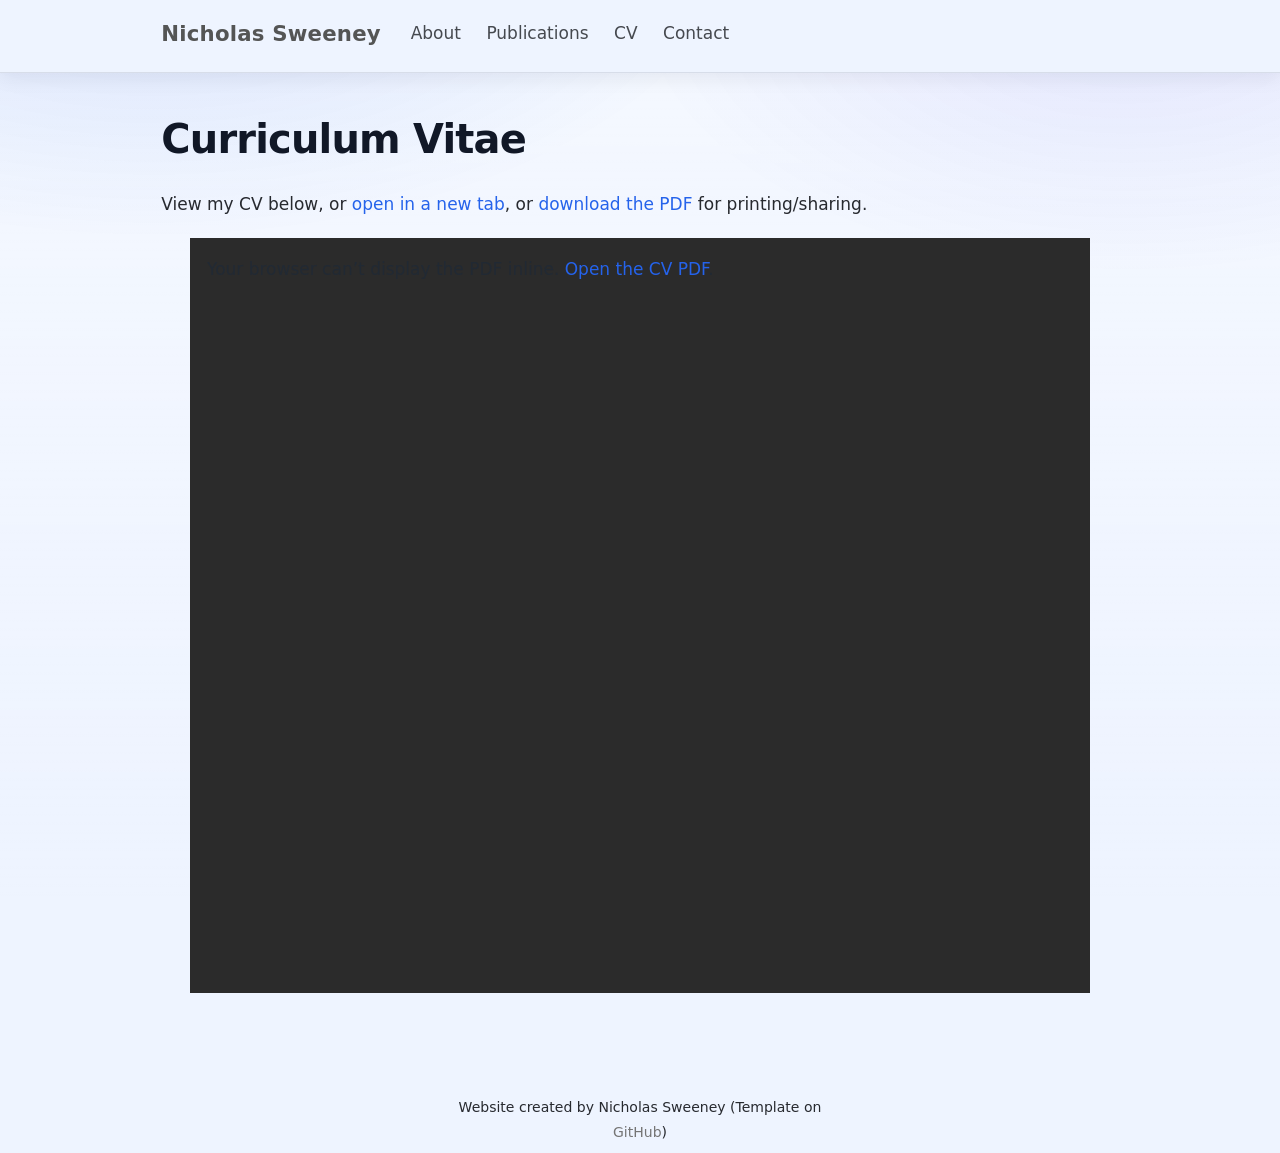
<file: cv/index.html>
<!DOCTYPE html>
<html xmlns="http://www.w3.org/1999/xhtml" lang="en" xml:lang="en"><head>

<meta charset="utf-8">
<meta name="generator" content="quarto-1.11.9">

<meta name="viewport" content="width=device-width, initial-scale=1.0, user-scalable=yes">


<title>Curriculum Vitae – Nicholas Sweeney</title>
<style>
/* Default styles provided by pandoc.
** See https://pandoc.org/MANUAL.html#variables-for-html for config info.
*/
span.smallcaps{font-variant: small-caps;}
div.columns{display: flex; gap: 1.5em;}
div.column{flex: auto;}
@media screen {
div.columns{gap: min(4vw, 1.5em);}
div.column{overflow-x: auto;}
}
div.hanging-indent{margin-left: 1.5em; text-indent: -1.5em;}
ul.task-list{list-style: none;}
ul.task-list li input[type="checkbox"] {
  width: 0.8em;
  margin: 0 0.8em 0.2em -1em; /* quarto-specific, see https://github.com/quarto-dev/quarto-cli/issues/4556 */ 
  vertical-align: middle;
}
</style>


<script src="../site_libs/quarto-nav/quarto-nav.js"></script>
<script src="../site_libs/quarto-nav/headroom.min.js"></script>
<link href="../favicon-nps-20260822.svg" rel="icon" type="image/svg+xml">
<script src="../site_libs/clipboard/clipboard.min.js"></script>
<script src="../site_libs/quarto-html/quarto.js" type="module"></script>
<script src="../site_libs/quarto-html/tabsets/tabsets.js" type="module"></script>
<script src="../site_libs/quarto-html/scrollable-regions/scrollable-regions.js" type="module"></script>
<script src="../site_libs/quarto-html/popper.min.js"></script>
<script src="../site_libs/quarto-html/tippy.umd.min.js"></script>
<script src="../site_libs/quarto-html/anchor.min.js"></script>
<link href="../site_libs/quarto-html/tippy.css" rel="stylesheet">
<link href="../site_libs/quarto-html/quarto-syntax-highlighting-63b5708e65d6cd79cd7618c58d0c21e7.css" rel="stylesheet" id="quarto-text-highlighting-styles">
<script src="../site_libs/bootstrap/bootstrap.min.js"></script>
<link href="../site_libs/bootstrap/bootstrap-icons.css" rel="stylesheet">
<link href="../site_libs/bootstrap/bootstrap-1de9f340d2c1d21aac900cfcff1ec996.min.css" rel="stylesheet" append-hash="true" id="quarto-bootstrap" data-mode="light">
<script id="quarto-search-options" type="application/json">{
  "language": {
    "search-no-results-text": "No results",
    "search-matching-documents-text": "matching documents",
    "search-copy-link-title": "Copy link to search",
    "search-hide-matches-text": "Hide additional matches",
    "search-more-match-text": "more match in this document",
    "search-more-matches-text": "more matches in this document",
    "search-clear-button-title": "Clear",
    "search-text-placeholder": "",
    "search-detached-cancel-button-title": "Cancel",
    "search-submit-button-title": "Submit",
    "search-label": "Search"
  }
}</script>
<link rel="shortcut icon" type="image/x-icon" href="../favicon-nps-20260822.ico">
<link rel="icon" href="../favicon-nps-20260822.ico" sizes="any">
<link rel="icon" type="image/png" href="../favicon-nps-20260822.png" sizes="256x256">


<link rel="stylesheet" href="../styles.css">
</head>

<body class="nav-fixed quarto-light"><a id="quarto-skip-link" class="visually-hidden-focusable" href="#quarto-document-content">Skip to main content</a>

<div id="quarto-search-results"></div>
  <header id="quarto-header" class="headroom fixed-top">
    <nav class="navbar navbar-expand-lg " data-bs-theme="dark" aria-label="Site">
      <div class="navbar-container container-fluid">
      <div class="navbar-brand-container mx-auto">
    <a class="navbar-brand" href="../">
    <span class="navbar-title">Nicholas Sweeney</span>
    </a>
  </div>
          <button class="navbar-toggler" type="button" data-bs-toggle="collapse" data-bs-target="#navbarCollapse" aria-controls="navbarCollapse" aria-expanded="false" aria-label="Toggle navigation" onclick="if (window.quartoToggleHeadroom) { window.quartoToggleHeadroom(); }">
  <span class="navbar-toggler-icon"></span>
</button>
          <div class="collapse navbar-collapse" id="navbarCollapse">
            <ul class="navbar-nav navbar-nav-scroll me-auto">
  <li class="nav-item">
    <a class="nav-link" href="../"> 
<span class="menu-text">About</span></a>
  </li>  
  <li class="nav-item">
    <a class="nav-link" href="../publications"> 
<span class="menu-text">Publications</span></a>
  </li>  
  <li class="nav-item">
    <a class="nav-link" href="../cv"> 
<span class="menu-text">CV</span></a>
  </li>  
  <li class="nav-item">
    <a class="nav-link" href="../contact"> 
<span class="menu-text">Contact</span></a>
  </li>  
</ul>
          </div> <!-- /navcollapse -->
            <div class="quarto-navbar-tools">
</div>
      </div> <!-- /container-fluid -->
    </nav>
</header>
<!-- content -->
<div id="quarto-content" class="quarto-container page-columns page-rows-contents page-layout-full page-navbar">
<!-- sidebar -->
<!-- margin-sidebar -->
    
<!-- main -->
<main class="content column-page" id="quarto-document-content" tabindex="-1">

<header id="title-block-header" class="quarto-title-block default">
<div class="quarto-title">
<h1 class="title">Curriculum Vitae</h1>
</div>



<div class="quarto-title-meta column-page">

    
  
    
  </div>
  


</header>


<p class="cv-lede">
View my CV below, or <a class="cv-inline" href="../assets/cv.pdf" target="_blank" rel="noreferrer">open in a new tab</a>, or <a class="cv-inline" href="../assets/cv.pdf" download="">download the PDF</a> for printing/sharing.
</p>
<div class="cv-box">
  <!-- Desktop/laptop: keep <object> (works well in Chrome/Firefox) -->
  <object data="../assets/cv.pdf" type="application/pdf" class="cv-embed cv-embed--object">
    <p class="cv-fallback">
      Your browser can’t display the PDF inline.
      <a class="cv-inline" href="../assets/cv.pdf" target="_blank" rel="noreferrer">Open the CV PDF</a>.
    </p>
  </object>

  <div class="cv-pages" role="region" aria-label="CV pages">
    <a href="../assets/cv.pdf" target="_blank" rel="noreferrer" aria-label="Open accessible CV PDF">
      <img src="../assets/cv-page-1.jpg" alt="Curriculum vitae, page 1 of 2. Open the PDF for selectable text." width="1275" height="1650">
      <img src="../assets/cv-page-2.jpg" alt="Curriculum vitae, page 2 of 2." width="1275" height="1650" loading="lazy">
    </a>
  </div>
</div>
<style>
/* Keep Quarto header spacing reasonable */
.quarto-title-block{
  padding-top: .8rem !important;
  padding-bottom: .3rem !important;
  margin-bottom: .5rem !important;
}

/* Page container */
.cv-box{
  width: min(900px, 100%);
  margin-left: auto;
  margin-right: auto;
}

/* PDF box */
.cv-box{
  border-radius: 0;
  overflow: hidden;
  border: 0;
  background: #2b2b2b;
  box-shadow: none;
}

/* Shared embed styling */
.cv-embed{
  width: 100%;
  height: calc(100vh - 8.5rem);
  min-height: 720px;
  border: 0 !important;
  display: block;
  background: #2b2b2b;
}

/* Default: show the object (desktop) */
.cv-pages{ display: none; }

/* Mobile pages scroll with the document instead of a nested PDF viewer. */
@media (max-width: 750px){
  .cv-embed--object{ display: none; }
  .cv-box{ overflow: visible; background: transparent; }
  .cv-pages{ display: block; }
  .cv-pages a{ display: block; }
  .cv-pages img{
    display: block;
    width: 100%;
    height: auto;
    margin-bottom: 1rem;
    background: white;
  }
}

/* Fallback text */
.cv-fallback{
  padding: 1rem;
  margin: 0;
  color: rgba(31,41,55,.75);
}
</style>



</main> <!-- /main -->
<script id="quarto-html-after-body" type="application/javascript">
  window.document.addEventListener("DOMContentLoaded", function (event) {
    const icon = "";
    const anchorJS = new window.AnchorJS();
    anchorJS.options = {
      placement: 'right',
      icon: icon
    };
    anchorJS.add('.anchored');
    const isCodeAnnotation = (el) => {
      for (const clz of el.classList) {
        if (clz.startsWith('code-annotation-')) {                     
          return true;
        }
      }
      return false;
    }
    const onCopySuccess = function(e) {
      // button target
      const button = e.trigger;
      // don't keep focus
      button.blur();
      // flash "checked"
      button.classList.add('code-copy-button-checked');
      var currentTitle = button.getAttribute("title");
      button.setAttribute("title", "Copied!");
      let tooltip;
      if (window.bootstrap) {
        button.setAttribute("data-bs-toggle", "tooltip");
        button.setAttribute("data-bs-placement", "left");
        button.setAttribute("data-bs-title", "Copied!");
        tooltip = new bootstrap.Tooltip(button, 
          { trigger: "manual", 
            customClass: "code-copy-button-tooltip",
            offset: [0, -8]});
        tooltip.show();    
      }
      setTimeout(function() {
        if (tooltip) {
          tooltip.hide();
          button.removeAttribute("data-bs-title");
          button.removeAttribute("data-bs-toggle");
          button.removeAttribute("data-bs-placement");
        }
        button.setAttribute("title", currentTitle);
        button.classList.remove('code-copy-button-checked');
      }, 1000);
      // clear code selection
      e.clearSelection();
    }
    const getTextToCopy = function(trigger) {
      const outerScaffold = trigger.parentElement.cloneNode(true);
      const codeEl = outerScaffold.querySelector('code');
      for (const childEl of codeEl.children) {
        if (isCodeAnnotation(childEl)) {
          childEl.remove();
        }
      }
      return codeEl.innerText;
    }
    const clipboard = new window.ClipboardJS('.code-copy-button:not([data-in-quarto-modal])', {
      text: getTextToCopy
    });
    clipboard.on('success', onCopySuccess);
    if (window.document.getElementById('quarto-embedded-source-code-modal')) {
      const clipboardModal = new window.ClipboardJS('.code-copy-button[data-in-quarto-modal]', {
        text: getTextToCopy,
        container: window.document.getElementById('quarto-embedded-source-code-modal')
      });
      clipboardModal.on('success', onCopySuccess);
    }
      var localhostRegex = new RegExp(/^(?:http|https):\/\/localhost\:?[0-9]*\//);
      var mailtoRegex = new RegExp(/^mailto:/);
        var filterRegex = new RegExp("https:\/\/npsweeney\.co\.uk");
      var isInternal = (href) => {
          return filterRegex.test(href) || localhostRegex.test(href) || mailtoRegex.test(href);
      }
      // Inspect non-navigation links and adorn them if external
      window.quartoDecorateExternalLinks = function (root) {
     var links = (root || window.document).querySelectorAll('a[href]:not(.nav-link):not(.navbar-brand):not(.toc-action):not(.sidebar-link):not(.sidebar-item-toggle):not(.pagination-link):not(.no-external):not([aria-hidden]):not(.dropdown-item):not(.quarto-navigation-tool):not(.about-link)');
      for (var i=0; i<links.length; i++) {
        const link = links[i];
        if (!isInternal(link.href)) {
          // undo the damage that might have been done by quarto-nav.js in the case of
          // links that we want to consider external
          if (link.dataset.originalHref !== undefined) {
            link.href = link.dataset.originalHref;
          }
          if (!link.classList.contains('no-external-icon')) {
          }
        }
      }
      };
      window.quartoDecorateExternalLinks(window.document);
    // Esc closes the popup (WCAG 1.4.13) and focus leaving both trigger and
    // popup closes it (WCAG 2.4.11); tippy handles neither for interactive popups.
    const hideOnEscAndFocusOut = {
      name: 'hideOnEscAndFocusOut',
      defaultValue: true,
      fn(instance) {
        const dismiss = () => {
          // A show scheduled by the trigger delay would otherwise reopen it
          instance.clearDelayTimeouts();
          instance.hide();
        };
        const onKeyDown = (event) => {
          if (event.key !== 'Escape') {
            return;
          }
          // Keep Esc from also reaching page handlers (e.g. reveal.js overview),
          // except an open reveal.js slide menu, which Esc should close too.
          // The menu handles keys only when its keyboard option is on.
          const menuHandlesEsc = window.Reveal?.getPlugin?.('menu')?.isOpen() &&
            window.Reveal.getConfig().menu?.keyboard !== false;
          if (!menuHandlesEsc) {
            event.stopPropagation();
          }
          if (instance.popper.contains(window.document.activeElement)) {
            // Disabled while refocusing so the focus trigger does not reopen it
            instance.disable();
            instance.reference.focus();
            instance.enable();
          }
          dismiss();
        };
        const onFocusOut = (event) => {
          const target = event.relatedTarget;
          if (target && !instance.reference.contains(target) &&
              !instance.popper.contains(target)) {
            dismiss();
          }
        };
        // On the trigger too: a click trigger (code-annotations: select) has no
        // blur handling. Attached for the instance's lifetime so leaving the
        // trigger also cancels a show still pending on the trigger delay.
        instance.reference.addEventListener('focusout', onFocusOut);
        return {
          onShow() {
            window.document.addEventListener('keydown', onKeyDown, true);
            instance.popper.addEventListener('focusout', onFocusOut);
          },
          onHide() {
            window.document.removeEventListener('keydown', onKeyDown, true);
            instance.popper.removeEventListener('focusout', onFocusOut);
          },
          onDestroy() {
            instance.reference.removeEventListener('focusout', onFocusOut);
          },
        };
      },
    };
    function tippyHover(el, contentFn, onTriggerFn, onUntriggerFn) {
      const config = {
        allowHTML: true,
        maxWidth: 500,
        delay: 100,
        arrow: false,
        appendTo: function(el) {
            return el.parentElement;
        },
        interactive: true,
        interactiveBorder: 10,
        theme: 'quarto',
        placement: 'bottom-start',
        plugins: [hideOnEscAndFocusOut],
      };
      if (contentFn) {
        config.content = contentFn;
      }
      if (onTriggerFn) {
        config.onTrigger = onTriggerFn;
      }
      if (onUntriggerFn) {
        config.onUntrigger = onUntriggerFn;
      }
      window.tippy(el, config); 
    }
    const noterefs = window.document.querySelectorAll('a[role="doc-noteref"]');
    for (var i=0; i<noterefs.length; i++) {
      const ref = noterefs[i];
      tippyHover(ref, function() {
        // use id or data attribute instead here
        let href = ref.getAttribute('data-footnote-href') || ref.getAttribute('href');
        try { href = new URL(href).hash; } catch {}
        const id = href.replace(/^#\/?/, "");
        const note = window.document.getElementById(id);
        if (note) {
          return note.innerHTML;
        } else {
          return "";
        }
      });
    }
    const xrefs = window.document.querySelectorAll('a.quarto-xref');
    const processXRef = (id, note) => {
      // Strip column container classes
      const stripColumnClz = (el) => {
        el.classList.remove("page-full", "page-columns");
        if (el.children) {
          for (const child of el.children) {
            stripColumnClz(child);
          }
        }
      }
      stripColumnClz(note)
      if (id === null || id.startsWith('sec-')) {
        // Special case sections, only their first couple elements
        const container = document.createElement("div");
        if (note.children && note.children.length > 2) {
          container.appendChild(note.children[0].cloneNode(true));
          for (let i = 1; i < note.children.length; i++) {
            const child = note.children[i];
            if (child.tagName === "P" && child.innerText === "") {
              continue;
            } else {
              container.appendChild(child.cloneNode(true));
              break;
            }
          }
          if (window.Quarto?.typesetMath) {
            window.Quarto.typesetMath(container);
          }
          return container.innerHTML
        } else {
          if (window.Quarto?.typesetMath) {
            window.Quarto.typesetMath(note);
          }
          return note.innerHTML;
        }
      } else {
        // Remove any anchor links if they are present
        const anchorLink = note.querySelector('a.anchorjs-link');
        if (anchorLink) {
          anchorLink.remove();
        }
        if (window.Quarto?.typesetMath) {
          window.Quarto.typesetMath(note);
        }
        if (note.classList.contains("callout")) {
          return note.outerHTML;
        } else {
          return note.innerHTML;
        }
      }
    }
    for (var i=0; i<xrefs.length; i++) {
      const xref = xrefs[i];
      tippyHover(xref, undefined, function(instance) {
        instance.disable();
        let url = xref.getAttribute('href');
        let hash = undefined; 
        if (url.startsWith('#')) {
          hash = url;
        } else {
          try { hash = new URL(url).hash; } catch {}
        }
        if (hash) {
          const id = hash.replace(/^#\/?/, "");
          const note = window.document.getElementById(id);
          if (note !== null) {
            try {
              const html = processXRef(id, note.cloneNode(true));
              instance.setContent(html);
            } finally {
              instance.enable();
              instance.show();
            }
          } else {
            // See if we can fetch this
            fetch(url.split('#')[0])
            .then(res => res.text())
            .then(html => {
              const parser = new DOMParser();
              const htmlDoc = parser.parseFromString(html, "text/html");
              const note = htmlDoc.getElementById(id);
              if (note !== null) {
                const html = processXRef(id, note);
                instance.setContent(html);
              } 
            }).finally(() => {
              instance.enable();
              instance.show();
            });
          }
        } else {
          // See if we can fetch a full url (with no hash to target)
          // This is a special case and we should probably do some content thinning / targeting
          fetch(url)
          .then(res => res.text())
          .then(html => {
            const parser = new DOMParser();
            const htmlDoc = parser.parseFromString(html, "text/html");
            const note = htmlDoc.querySelector('main.content');
            if (note !== null) {
              // This should only happen for chapter cross references
              // (since there is no id in the URL)
              // remove the first header
              if (note.children.length > 0 && note.children[0].tagName === "HEADER") {
                note.children[0].remove();
              }
              const html = processXRef(null, note);
              instance.setContent(html);
            } 
          }).finally(() => {
            instance.enable();
            instance.show();
          });
        }
      }, function(instance) {
      });
    }
        let selectedAnnoteEl;
        const selectorForAnnotation = ( cell, annotation) => {
          let cellAttr = 'data-code-cell="' + cell + '"';
          let lineAttr = 'data-code-annotation="' +  annotation + '"';
          const selector = 'span[' + cellAttr + '][' + lineAttr + ']';
          return selector;
        }
        const selectCodeLines = (annoteEl) => {
          const doc = window.document;
          const targetCell = annoteEl.getAttribute("data-target-cell");
          const targetAnnotation = annoteEl.getAttribute("data-target-annotation");
          const annoteSpan = window.document.querySelector(selectorForAnnotation(targetCell, targetAnnotation));
          const lines = annoteSpan.getAttribute("data-code-lines").split(",");
          const lineIds = lines.map((line) => {
            return targetCell + "-" + line;
          })
          // Each band is positioned against its own containing block, which is
          // not the offsetParent of the lines, so place it from client rects.
          const placeBand = (band, firstEl, lastEl, codeBlock) => {
            const container = band.offsetParent;
            if (container === null) {
              return;
            }
            const containerRect = container.getBoundingClientRect();
            // Reveal.js scales slides with a transform, so convert client
            // pixels back to the CSS pixels of the container.
            const scale = containerRect.height / container.offsetHeight || 1;
            const firstRect = firstEl.getBoundingClientRect();
            const lastRect = lastEl.getBoundingClientRect();
            const top = (firstRect.top - containerRect.top) / scale - container.clientTop + container.scrollTop;
            const height = (lastRect.bottom - firstRect.top) / scale;
            band.style.top = top - 2 + "px";
            band.style.height = height + 4 + "px";
            if (codeBlock) {
              // Without the copy button wrapper, the containing block is wider
              // than the code block, so span the code block explicitly.
              const blockRect = codeBlock.getBoundingClientRect();
              band.style.left = (blockRect.left - containerRect.left) / scale - container.clientLeft + container.scrollLeft + "px";
              band.style.width = blockRect.width / scale + "px";
            }
          };
          if (lineIds.length > 0) {
            const el = window.document.getElementById(lineIds[0]);
            const lastEl = window.document.getElementById(lineIds[lineIds.length - 1]);
            const parent = el.parentElement.parentElement;
            // cook up a div (if necessary) and position it
            let div = window.document.getElementById("code-annotation-line-highlight");
            if (div === null) {
              div = window.document.createElement("div");
              div.setAttribute("id", "code-annotation-line-highlight");
              div.style.position = 'absolute';
              parent.appendChild(div);
            }
            placeBand(div, el, lastEl, parent.closest("div.sourceCode") || parent);
            let gutterDiv = window.document.getElementById("code-annotation-line-highlight-gutter");
            if (gutterDiv === null) {
              gutterDiv = window.document.createElement("div");
              gutterDiv.setAttribute("id", "code-annotation-line-highlight-gutter");
              gutterDiv.style.position = 'absolute';
              const codeCell = window.document.getElementById(targetCell);
              const gutter = codeCell.querySelector('.code-annotation-gutter');
              gutter.appendChild(gutterDiv);
            }
            placeBand(gutterDiv, el, lastEl);
            selectedAnnoteEl = annoteEl;
          }
        };
        const unselectCodeLines = () => {
          const elementsIds = ["code-annotation-line-highlight", "code-annotation-line-highlight-gutter"];
          elementsIds.forEach((elId) => {
            const div = window.document.getElementById(elId);
            if (div) {
              div.remove();
            }
          });
          selectedAnnoteEl = undefined;
        };
          // Handle positioning of the toggle
      window.addEventListener(
        "resize",
        throttle(() => {
          elRect = undefined;
          if (selectedAnnoteEl) {
            selectCodeLines(selectedAnnoteEl);
          }
        }, 10)
      );
      function throttle(fn, ms) {
      let throttle = false;
      let timer;
        return (...args) => {
          if(!throttle) { // first call gets through
              fn.apply(this, args);
              throttle = true;
          } else { // all the others get throttled
              if(timer) clearTimeout(timer); // cancel #2
              timer = setTimeout(() => {
                fn.apply(this, args);
                timer = throttle = false;
              }, ms);
          }
        };
      }
        // Attach click handler to the DT
        const annoteDls = window.document.querySelectorAll('dt[data-target-cell]');
        for (const annoteDlNode of annoteDls) {
          annoteDlNode.addEventListener('click', (event) => {
            const clickedEl = event.target;
            if (clickedEl !== selectedAnnoteEl) {
              unselectCodeLines();
              const activeEl = window.document.querySelector('dt[data-target-cell].code-annotation-active');
              if (activeEl) {
                activeEl.classList.remove('code-annotation-active');
              }
              selectCodeLines(clickedEl);
              clickedEl.classList.add('code-annotation-active');
            } else {
              // Unselect the line
              unselectCodeLines();
              clickedEl.classList.remove('code-annotation-active');
            }
          });
        }
    const findCites = (el) => {
      const parentEl = el.parentElement;
      if (parentEl) {
        const cites = parentEl.dataset.cites;
        if (cites) {
          return {
            el,
            cites: cites.split(' ')
          };
        } else {
          return findCites(el.parentElement)
        }
      } else {
        return undefined;
      }
    };
    var bibliorefs = window.document.querySelectorAll('a[role="doc-biblioref"]');
    for (var i=0; i<bibliorefs.length; i++) {
      const ref = bibliorefs[i];
      const citeInfo = findCites(ref);
      if (citeInfo) {
        tippyHover(citeInfo.el, function() {
          var popup = window.document.createElement('div');
          citeInfo.cites.forEach(function(cite) {
            var citeDiv = window.document.createElement('div');
            citeDiv.classList.add('hanging-indent');
            citeDiv.classList.add('csl-entry');
            var biblioDiv = window.document.getElementById('ref-' + cite);
            if (biblioDiv) {
              citeDiv.innerHTML = biblioDiv.innerHTML;
            }
            popup.appendChild(citeDiv);
          });
          return popup.innerHTML;
        });
      }
    }
  });
  </script>
  <script type="application/javascript">
  window.quartoScrollableRegionsLabels = {"code":"Scrollable code","output":"Scrollable output"};
  </script>
</div> <!-- /content -->
<footer class="footer">
  <div class="nav-footer">
    <div class="nav-footer-left">
      &nbsp;
    </div>   
    <div class="nav-footer-center">
<p>Website created by Nicholas Sweeney (Template on <a href="https://github.com/npsweeney/NPS-WEB/tree/main/template" target="_blank" rel="noopener">GitHub</a>)</p>
</div>
    <div class="nav-footer-right">
      &nbsp;
    </div>
  </div>
</footer>




</body></html>
</file>
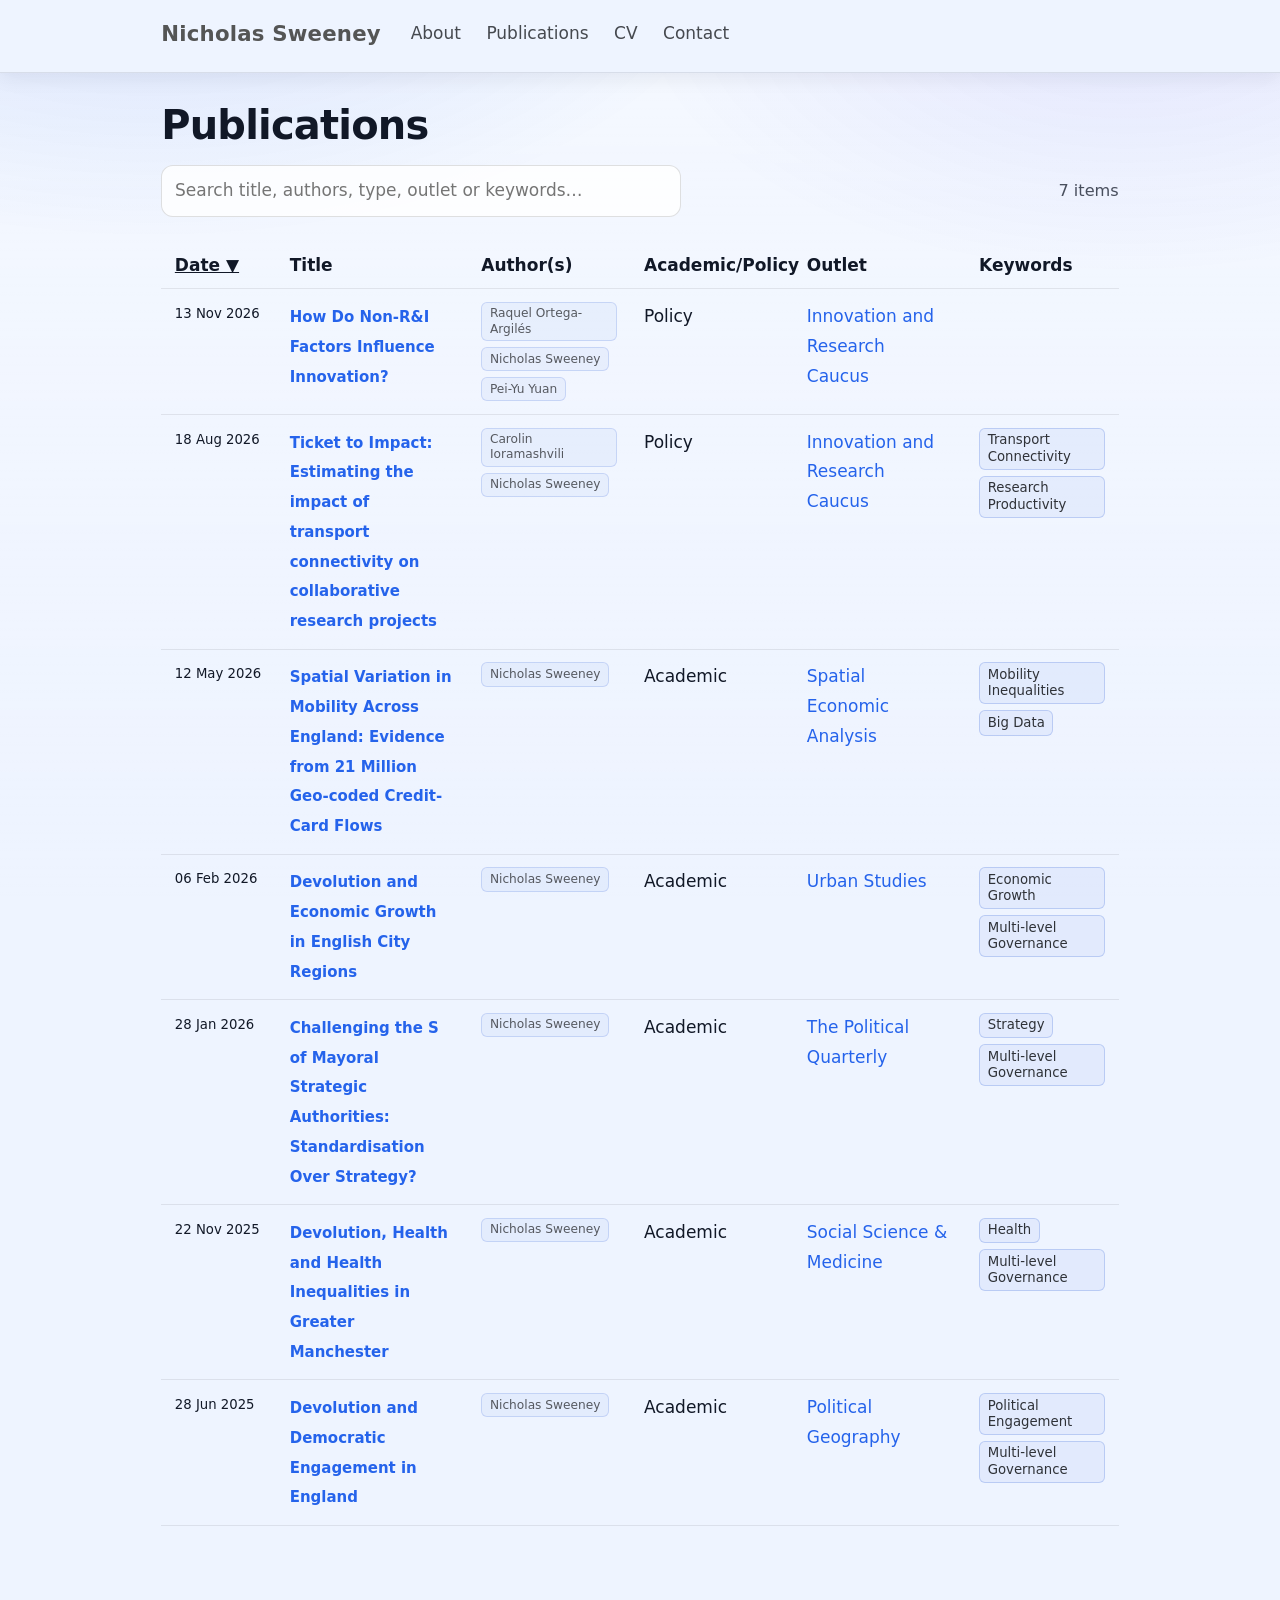
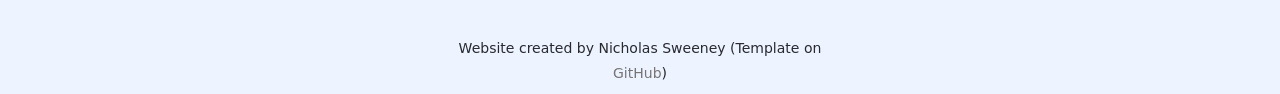
<file: publications/index.html>
<!DOCTYPE html>
<html xmlns="http://www.w3.org/1999/xhtml" lang="en" xml:lang="en"><head>

<meta charset="utf-8">
<meta name="generator" content="quarto-1.11.9">

<meta name="viewport" content="width=device-width, initial-scale=1.0, user-scalable=yes">


<title>Publications – Nicholas Sweeney</title>
<style>
/* Default styles provided by pandoc.
** See https://pandoc.org/MANUAL.html#variables-for-html for config info.
*/
span.smallcaps{font-variant: small-caps;}
div.columns{display: flex; gap: 1.5em;}
div.column{flex: auto;}
@media screen {
div.columns{gap: min(4vw, 1.5em);}
div.column{overflow-x: auto;}
}
div.hanging-indent{margin-left: 1.5em; text-indent: -1.5em;}
ul.task-list{list-style: none;}
ul.task-list li input[type="checkbox"] {
  width: 0.8em;
  margin: 0 0.8em 0.2em -1em; /* quarto-specific, see https://github.com/quarto-dev/quarto-cli/issues/4556 */ 
  vertical-align: middle;
}
</style>


<script src="../site_libs/quarto-nav/quarto-nav.js"></script>
<script src="../site_libs/quarto-nav/headroom.min.js"></script>
<link href="../favicon-nps-20260822.svg" rel="icon" type="image/svg+xml">
<script src="../site_libs/clipboard/clipboard.min.js"></script>
<script src="../site_libs/quarto-html/quarto.js" type="module"></script>
<script src="../site_libs/quarto-html/tabsets/tabsets.js" type="module"></script>
<script src="../site_libs/quarto-html/scrollable-regions/scrollable-regions.js" type="module"></script>
<script src="../site_libs/quarto-html/popper.min.js"></script>
<script src="../site_libs/quarto-html/tippy.umd.min.js"></script>
<script src="../site_libs/quarto-html/anchor.min.js"></script>
<link href="../site_libs/quarto-html/tippy.css" rel="stylesheet">
<link href="../site_libs/quarto-html/quarto-syntax-highlighting-63b5708e65d6cd79cd7618c58d0c21e7.css" rel="stylesheet" id="quarto-text-highlighting-styles">
<script src="../site_libs/bootstrap/bootstrap.min.js"></script>
<link href="../site_libs/bootstrap/bootstrap-icons.css" rel="stylesheet">
<link href="../site_libs/bootstrap/bootstrap-cb61c712ca1a7fe70a83faed8e4da2d7.min.css" rel="stylesheet" append-hash="true" id="quarto-bootstrap" data-mode="light">
<script id="quarto-search-options" type="application/json">{
  "language": {
    "search-no-results-text": "No results",
    "search-matching-documents-text": "matching documents",
    "search-copy-link-title": "Copy link to search",
    "search-hide-matches-text": "Hide additional matches",
    "search-more-match-text": "more match in this document",
    "search-more-matches-text": "more matches in this document",
    "search-clear-button-title": "Clear",
    "search-text-placeholder": "",
    "search-detached-cancel-button-title": "Cancel",
    "search-submit-button-title": "Submit",
    "search-label": "Search"
  }
}</script>
<link rel="shortcut icon" type="image/x-icon" href="../favicon-nps-20260822.ico">
<link rel="icon" href="../favicon-nps-20260822.ico" sizes="any">
<link rel="icon" type="image/png" href="../favicon-nps-20260822.png" sizes="256x256">


<link rel="stylesheet" href="../styles.css">
</head>

<body class="nav-fixed fullcontent quarto-light"><a id="quarto-skip-link" class="visually-hidden-focusable" href="#quarto-document-content">Skip to main content</a>

<div id="quarto-search-results"></div>
  <header id="quarto-header" class="headroom fixed-top">
    <nav class="navbar navbar-expand-lg " data-bs-theme="dark" aria-label="Site">
      <div class="navbar-container container-fluid">
      <div class="navbar-brand-container mx-auto">
    <a class="navbar-brand" href="../">
    <span class="navbar-title">Nicholas Sweeney</span>
    </a>
  </div>
          <button class="navbar-toggler" type="button" data-bs-toggle="collapse" data-bs-target="#navbarCollapse" aria-controls="navbarCollapse" aria-expanded="false" aria-label="Toggle navigation" onclick="if (window.quartoToggleHeadroom) { window.quartoToggleHeadroom(); }">
  <span class="navbar-toggler-icon"></span>
</button>
          <div class="collapse navbar-collapse" id="navbarCollapse">
            <ul class="navbar-nav navbar-nav-scroll me-auto">
  <li class="nav-item">
    <a class="nav-link" href="../"> 
<span class="menu-text">About</span></a>
  </li>  
  <li class="nav-item">
    <a class="nav-link" href="../publications"> 
<span class="menu-text">Publications</span></a>
  </li>  
  <li class="nav-item">
    <a class="nav-link" href="../cv"> 
<span class="menu-text">CV</span></a>
  </li>  
  <li class="nav-item">
    <a class="nav-link" href="../contact"> 
<span class="menu-text">Contact</span></a>
  </li>  
</ul>
          </div> <!-- /navcollapse -->
            <div class="quarto-navbar-tools">
</div>
      </div> <!-- /container-fluid -->
    </nav>
</header>
<!-- content -->
<div id="quarto-content" class="quarto-container page-columns page-rows-contents page-layout-article page-navbar">
<!-- sidebar -->
<!-- margin-sidebar -->
    
<!-- main -->
<main class="content" id="quarto-document-content" tabindex="-1">

<header id="title-block-header" class="quarto-title-block default">
<div class="quarto-title">
<h1 class="title">Publications</h1>
</div>



<div class="quarto-title-meta">

    
  
    
  </div>
  


</header>


<div id="pubs">

</div>
<script>
(async function () {
  const container = document.getElementById("pubs");
  const url = "../publications.json";

  // ---------------- helpers ----------------
  function escapeText(s) { return String(s ?? ""); }

  function normDate(d) {
    const x = String(d ?? "").trim();
    return x.length ? x : "0000-00-00";
  }

  function fmtDate(d) {
    const x = String(d ?? "").trim();
    if (!x) return "";
    const dt = new Date(x);
    if (isNaN(dt.getTime())) return x;
    return dt.toLocaleDateString("en-GB", { day: "2-digit", month: "short", year: "numeric" });
  }

  function compare(a, b, key, dir) {
    let av = a[key] ?? "";
    let bv = b[key] ?? "";
    if (key === "date") {
      av = normDate(av);
      bv = normDate(bv);
    } else {
      av = String(av).toLowerCase();
      bv = String(bv).toLowerCase();
    }
    const cmp = av < bv ? -1 : av > bv ? 1 : 0;
    return dir === "asc" ? cmp : -cmp;
  }

  function normaliseDoiUrl(raw) {
    const s = String(raw ?? "").trim();
    if (!s) return "";
    if (s.startsWith("http://") || s.startsWith("https://")) return s;
    // allow bare DOI like "10.1234/abcd"
    return `https://doi.org/${s}`;
  }

  // Search across all visible fields + DOI URL
  function matchesQuery(p, q) {
    if (!q) return true;
    const hay = [
      p.date, p.title, p.authors, p.category, p.journal, p.keywords, p.doi_url
    ].join(" ").toLowerCase();
    return hay.includes(q);
  }

  try {
    const res = await fetch(url, { cache: "no-store" });
    if (!res.ok) throw new Error(`Could not load ${url} (${res.status})`);
    const data = await res.json();

    const pubsAll = (data || []).map(d => {
      const kws = Array.isArray(d.keywords) ? d.keywords : [];
      const authorsArr = Array.isArray(d.authors) ? d.authors : [];
      const authorNames = authorsArr.map(author => {
        const parts = author.split(",").map(part => part.trim()).filter(Boolean);
        return parts.length === 2 ? `${parts[1]} ${parts[0]}` : author.trim();
      });
      return ({
        date: d.date || d.published || d.publication_date || "",
        title: d.title || "",
        authors: authorNames.join(", "),
        authorNames,
        category: d.category || "Academic",
        journal: d.venue || d.journal || "",
        outlet_url: d.outlet_url || "",
        keywords: kws.join(", "),
        webnote: d.webnote || "",
        doi_url: normaliseDoiUrl(d.doi_url || d.doi || "")
      });
    });

    if (!pubsAll.length) {
      container.textContent = "No publications found.";
      return;
    }

    let pubsView = pubsAll.slice();
    let sortState = { key: "date", dir: "desc" };
    let query = "";

    // ---------------- UI: search + meta ----------------
    const topbar = document.createElement("div");
    topbar.className = "pubs-topbar";

    const search = document.createElement("input");
    search.className = "pubs-search";
    search.type = "search";
    search.setAttribute("aria-label", "Search publications");
    search.placeholder = "Search title, authors, type, outlet or keywords…";
    search.autocomplete = "off";
    search.spellcheck = false;

    const meta = document.createElement("div");
    meta.className = "pubs-meta";
    meta.textContent = "";

    topbar.appendChild(search);
    topbar.appendChild(meta);

    // ---------------- Table skeleton (NO DOI column) ----------------
    const wrap = document.createElement("div");
    wrap.className = "pubs-table-wrap";

    const table = document.createElement("table");
    table.className = "pubs-table";

    const thead = document.createElement("thead");
    const headRow = document.createElement("tr");

    function makeSortableTh(label, key) {
      const th = document.createElement("th");
      th.className = "pubs-th";
      th.tabIndex = 0;
      th.setAttribute("role", "button");
      th.dataset.key = key;
      th.textContent = label;

      const toggle = () => {
        if (sortState.key === key) {
          sortState.dir = sortState.dir === "asc" ? "desc" : "asc";
        } else {
          sortState.key = key;
          sortState.dir = key === "date" ? "desc" : "asc";
        }
        renderBody();
        renderHeadIndicators();
      };

      th.addEventListener("click", toggle);
      th.addEventListener("keydown", (e) => {
        if (e.key === "Enter" || e.key === " ") {
          e.preventDefault();
          toggle();
        }
      });

      return th;
    }

    const thDate     = makeSortableTh("Date", "date");
    const thTitle    = makeSortableTh("Title", "title");
    const thAuthors  = makeSortableTh("Author(s)", "authors");
    const thCategory = makeSortableTh("Academic/Policy", "category");
    const thJournal  = makeSortableTh("Outlet", "journal");
    const thKeywords = makeSortableTh("Keywords", "keywords");

    headRow.appendChild(thDate);
    headRow.appendChild(thTitle);
    headRow.appendChild(thAuthors);
    headRow.appendChild(thCategory);
    headRow.appendChild(thJournal);
    headRow.appendChild(thKeywords);

    thead.appendChild(headRow);

    const tbody = document.createElement("tbody");

    table.appendChild(thead);
    table.appendChild(tbody);
    wrap.appendChild(table);

    container.innerHTML = "";
    container.appendChild(topbar);
    container.appendChild(wrap);

    function renderHeadIndicators() {
      const map = new Map([
        [thDate, "Date"],
        [thTitle, "Title"],
        [thAuthors, "Author(s)"],
        [thCategory, "Academic/Policy"],
        [thJournal, "Outlet"],
        [thKeywords, "Keywords"],
      ]);

      for (const [th, base] of map.entries()) {
        const key = th.dataset.key;
        const active = sortState.key === key;
        th.classList.toggle("is-active", active);
        th.textContent = base + (active ? (sortState.dir === "asc" ? " ▲" : " ▼") : "");
      }
    }

    function applyFilter() {
      const q = query.trim().toLowerCase();
      pubsView = pubsAll.filter(p => matchesQuery(p, q));
      meta.textContent = `${pubsView.length} item${pubsView.length === 1 ? "" : "s"}`;
    }

    function renderBody() {
      applyFilter();
      pubsView.sort((a, b) => compare(a, b, sortState.key, sortState.dir));
      tbody.innerHTML = "";

      if (!pubsView.length) {
        const tr = document.createElement("tr");
        const td = document.createElement("td");
        td.colSpan = 6;
        td.className = "pubs-empty";
        td.textContent = "No matches.";
        tr.appendChild(td);
        tbody.appendChild(tr);
        return;
      }

      for (const p of pubsView) {
        const tr = document.createElement("tr");

        // Date
        const tdDate = document.createElement("td");
        tdDate.className = "pubs-date";
        tdDate.dataset.label = "Date";
        tdDate.textContent = fmtDate(p.date);

        // Title — title becomes DOI link if present
        const tdTitle = document.createElement("td");
        tdTitle.className = "pubs-title";
        tdTitle.dataset.label = "Title";

        const doi = String(p.doi_url || "").trim();

        if (doi) {
          const a = document.createElement("a");
          a.href = doi;
          a.target = "_blank";
          a.rel = "noopener";
          a.className = "pubs-title-text pubs-title-link";
          a.textContent = escapeText(p.title);
          tdTitle.appendChild(a);
        } else {
          const span = document.createElement("span");
          span.className = "pubs-title-text";
          span.textContent = escapeText(p.title);
          tdTitle.appendChild(span);
        }

        // Authors
        const tdAuthors = document.createElement("td");
        tdAuthors.className = "pubs-authors";
        tdAuthors.dataset.label = "Author(s)";
        const authorWrap = document.createElement("div");
        authorWrap.className = "pubs-chips";
        for (const author of p.authorNames) {
          const chip = document.createElement("span");
          chip.className = "pubs-chip";
          chip.textContent = author;
          authorWrap.appendChild(chip);
        }
        tdAuthors.appendChild(authorWrap);

        // Academic/policy type
        const tdCategory = document.createElement("td");
        tdCategory.className = "pubs-category";
        tdCategory.dataset.label = "Academic/Policy";
        tdCategory.textContent = escapeText(p.category);

        // Outlet
        const tdJournal = document.createElement("td");
        tdJournal.className = "pubs-journal";
        tdJournal.dataset.label = "Outlet";
        if (p.outlet_url) {
          const a = document.createElement("a");
          a.href = p.outlet_url;
          a.target = "_blank";
          a.rel = "noopener";
          a.textContent = escapeText(p.journal);
          tdJournal.appendChild(a);
        } else {
          tdJournal.textContent = escapeText(p.journal);
        }

        // Keywords (chips)
        const tdKeywords = document.createElement("td");
        tdKeywords.className = "pubs-keywords";
        tdKeywords.dataset.label = "Keywords";

        const kwList = String(p.keywords || "")
          .split(",")
          .map(s => s.trim())
          .filter(Boolean);

        if (kwList.length) {
          const chipWrap = document.createElement("div");
          chipWrap.className = "pubs-chips";
          for (const kw of kwList) {
            const chip = document.createElement("span");
            chip.className = "pubs-chip";
            chip.textContent = kw;
            chipWrap.appendChild(chip);
          }
          tdKeywords.appendChild(chipWrap);
        } else {
          tdKeywords.textContent = "";
        }

        tr.appendChild(tdDate);
        tr.appendChild(tdTitle);
        tr.appendChild(tdAuthors);
        tr.appendChild(tdCategory);
        tr.appendChild(tdJournal);
        tr.appendChild(tdKeywords);

        tbody.appendChild(tr);
      }
    }

    // Wire search
    search.addEventListener("input", () => {
      query = search.value || "";
      renderBody();
      renderHeadIndicators();
    });

    // Initial render
    renderBody();
    renderHeadIndicators();

  } catch (err) {
    container.textContent = `Error: ${err.message}`;
  }
})();
</script>
<style>
/* Search bar */
.pubs-topbar{
  display: flex;
  gap: .75rem;
  align-items: center;
  justify-content: space-between;
  margin: .75rem 0 1rem;
}
.pubs-search{
  width: min(520px, 100%);
  padding: .6rem .75rem;
  border-radius: 12px;
  border: 1px solid rgba(0,0,0,.12);
  background: rgba(255,255,255,.8);
  outline: none;
}
.pubs-search:focus{
  border-color: rgba(0,0,0,.22);
}
.pubs-meta{
  opacity: .75;
  font-size: .95em;
  white-space: nowrap;
}

.pubs-table-wrap {
  overflow-x: auto;
  margin-top: .25rem;
  -webkit-overflow-scrolling: touch;
}

.pubs-table {
  width: 100%;
  border-collapse: collapse;
  table-layout: fixed;
}
.pubs-table th, .pubs-table td {
  box-sizing: border-box;
  padding: .75rem .8rem;
  vertical-align: top;
  border-bottom: 1px solid rgba(0,0,0,.08);
}
.pubs-table thead th {
  font-weight: 600;
  text-align: left;
  white-space: normal;
  overflow-wrap: anywhere;
  line-height: 1.2;
}

.pubs-th { cursor: pointer; user-select: none; }
.pubs-th.is-active { text-decoration: underline; }

.pubs-date {
  width: 1%;
  white-space: nowrap;
  font-size: .78em;
}
.pubs-table th:nth-child(1), .pubs-table td:nth-child(1) { width: 12%; }
.pubs-table th:nth-child(2), .pubs-table td:nth-child(2) { width: 20%; }
.pubs-table th:nth-child(3), .pubs-table td:nth-child(3) { width: 17%; }
.pubs-table th:nth-child(4), .pubs-table td:nth-child(4) { width: 17%; }
.pubs-table th:nth-child(4) {
  white-space: nowrap;
  overflow-wrap: normal;
}
.pubs-table th:nth-child(5), .pubs-table td:nth-child(5) { width: 18%; }
.pubs-table th:nth-child(6), .pubs-table td:nth-child(6) { width: 16%; }
.pubs-table td {
  overflow-wrap: normal;
  word-break: normal;
  hyphens: none;
}
.pubs-title-text {
  font-size: .88em;
  font-weight: 600;
}
.pubs-authors { font-size: .92em; opacity: .8; }

/* Title link styling (keeps your “premium” look) */
.pubs-title-link{
  text-decoration: none;
}
.pubs-title-link:hover{
  text-decoration: underline;
}

/* Empty state */
.pubs-empty{
  padding: 1rem .8rem;
  opacity: .8;
}

/* Keyword tags */
.pubs-chips{
  display: flex;
  flex-wrap: wrap;
  gap: .35rem;
}
.pubs-chip{
  display: inline-block;
  max-width: 100%;
  padding: .2rem .45rem;
  border: 1px solid rgba(42, 91, 215, .22);
  border-radius: 6px;
  background: rgba(42, 91, 215, .06);
  color: rgba(22, 24, 29, .88);
  font-size: .78em;
  line-height: 1.25;
  white-space: normal;
  overflow-wrap: normal;
  word-break: normal;
}

@media (max-width: 767px) {
  .pubs-topbar { flex-wrap: wrap; gap: .5rem; }
  .pubs-search { width: 100%; min-width: 0; font-size: 1rem; }
  .pubs-table-wrap { overflow: visible; }
  .pubs-table, .pubs-table tbody { display: block; }
  .pubs-table thead { display: none; }
  .pubs-table tbody tr {
    display: block;
    padding: 1rem 0;
    border-bottom: 1px solid var(--border);
  }
  .pubs-table td:nth-child(n) {
    display: grid;
    grid-template-columns: 5.5rem minmax(0, 1fr);
    gap: .75rem;
    width: 100%;
    padding: .3rem 0;
    border: 0;
    white-space: normal;
    overflow-wrap: anywhere;
    line-height: 1.5;
    font-size: .9rem;
  }
  .pubs-table td::before {
    content: attr(data-label);
    font-weight: 600;
    color: var(--muted);
    overflow-wrap: normal;
  }
  .pubs-table td.pubs-title:nth-child(n) { display: block; margin-bottom: .5rem; }
  .pubs-table td.pubs-category::before { content: "Type"; }
  .pubs-table .pubs-title::before, .pubs-table .pubs-empty::before { display: none; }
  .pubs-title-text { font-size: 1rem; line-height: 1.5; }
  .pubs-chips { min-width: 0; }
  .pubs-chip { overflow-wrap: anywhere; }
}
</style>



</main> <!-- /main -->
<script id="quarto-html-after-body" type="application/javascript">
  window.document.addEventListener("DOMContentLoaded", function (event) {
    const icon = "";
    const anchorJS = new window.AnchorJS();
    anchorJS.options = {
      placement: 'right',
      icon: icon
    };
    anchorJS.add('.anchored');
    const isCodeAnnotation = (el) => {
      for (const clz of el.classList) {
        if (clz.startsWith('code-annotation-')) {                     
          return true;
        }
      }
      return false;
    }
    const onCopySuccess = function(e) {
      // button target
      const button = e.trigger;
      // don't keep focus
      button.blur();
      // flash "checked"
      button.classList.add('code-copy-button-checked');
      var currentTitle = button.getAttribute("title");
      button.setAttribute("title", "Copied!");
      let tooltip;
      if (window.bootstrap) {
        button.setAttribute("data-bs-toggle", "tooltip");
        button.setAttribute("data-bs-placement", "left");
        button.setAttribute("data-bs-title", "Copied!");
        tooltip = new bootstrap.Tooltip(button, 
          { trigger: "manual", 
            customClass: "code-copy-button-tooltip",
            offset: [0, -8]});
        tooltip.show();    
      }
      setTimeout(function() {
        if (tooltip) {
          tooltip.hide();
          button.removeAttribute("data-bs-title");
          button.removeAttribute("data-bs-toggle");
          button.removeAttribute("data-bs-placement");
        }
        button.setAttribute("title", currentTitle);
        button.classList.remove('code-copy-button-checked');
      }, 1000);
      // clear code selection
      e.clearSelection();
    }
    const getTextToCopy = function(trigger) {
      const outerScaffold = trigger.parentElement.cloneNode(true);
      const codeEl = outerScaffold.querySelector('code');
      for (const childEl of codeEl.children) {
        if (isCodeAnnotation(childEl)) {
          childEl.remove();
        }
      }
      return codeEl.innerText;
    }
    const clipboard = new window.ClipboardJS('.code-copy-button:not([data-in-quarto-modal])', {
      text: getTextToCopy
    });
    clipboard.on('success', onCopySuccess);
    if (window.document.getElementById('quarto-embedded-source-code-modal')) {
      const clipboardModal = new window.ClipboardJS('.code-copy-button[data-in-quarto-modal]', {
        text: getTextToCopy,
        container: window.document.getElementById('quarto-embedded-source-code-modal')
      });
      clipboardModal.on('success', onCopySuccess);
    }
      var localhostRegex = new RegExp(/^(?:http|https):\/\/localhost\:?[0-9]*\//);
      var mailtoRegex = new RegExp(/^mailto:/);
        var filterRegex = new RegExp("https:\/\/npsweeney\.co\.uk");
      var isInternal = (href) => {
          return filterRegex.test(href) || localhostRegex.test(href) || mailtoRegex.test(href);
      }
      // Inspect non-navigation links and adorn them if external
      window.quartoDecorateExternalLinks = function (root) {
     var links = (root || window.document).querySelectorAll('a[href]:not(.nav-link):not(.navbar-brand):not(.toc-action):not(.sidebar-link):not(.sidebar-item-toggle):not(.pagination-link):not(.no-external):not([aria-hidden]):not(.dropdown-item):not(.quarto-navigation-tool):not(.about-link)');
      for (var i=0; i<links.length; i++) {
        const link = links[i];
        if (!isInternal(link.href)) {
          // undo the damage that might have been done by quarto-nav.js in the case of
          // links that we want to consider external
          if (link.dataset.originalHref !== undefined) {
            link.href = link.dataset.originalHref;
          }
          if (!link.classList.contains('no-external-icon')) {
          }
        }
      }
      };
      window.quartoDecorateExternalLinks(window.document);
    // Esc closes the popup (WCAG 1.4.13) and focus leaving both trigger and
    // popup closes it (WCAG 2.4.11); tippy handles neither for interactive popups.
    const hideOnEscAndFocusOut = {
      name: 'hideOnEscAndFocusOut',
      defaultValue: true,
      fn(instance) {
        const dismiss = () => {
          // A show scheduled by the trigger delay would otherwise reopen it
          instance.clearDelayTimeouts();
          instance.hide();
        };
        const onKeyDown = (event) => {
          if (event.key !== 'Escape') {
            return;
          }
          // Keep Esc from also reaching page handlers (e.g. reveal.js overview),
          // except an open reveal.js slide menu, which Esc should close too.
          // The menu handles keys only when its keyboard option is on.
          const menuHandlesEsc = window.Reveal?.getPlugin?.('menu')?.isOpen() &&
            window.Reveal.getConfig().menu?.keyboard !== false;
          if (!menuHandlesEsc) {
            event.stopPropagation();
          }
          if (instance.popper.contains(window.document.activeElement)) {
            // Disabled while refocusing so the focus trigger does not reopen it
            instance.disable();
            instance.reference.focus();
            instance.enable();
          }
          dismiss();
        };
        const onFocusOut = (event) => {
          const target = event.relatedTarget;
          if (target && !instance.reference.contains(target) &&
              !instance.popper.contains(target)) {
            dismiss();
          }
        };
        // On the trigger too: a click trigger (code-annotations: select) has no
        // blur handling. Attached for the instance's lifetime so leaving the
        // trigger also cancels a show still pending on the trigger delay.
        instance.reference.addEventListener('focusout', onFocusOut);
        return {
          onShow() {
            window.document.addEventListener('keydown', onKeyDown, true);
            instance.popper.addEventListener('focusout', onFocusOut);
          },
          onHide() {
            window.document.removeEventListener('keydown', onKeyDown, true);
            instance.popper.removeEventListener('focusout', onFocusOut);
          },
          onDestroy() {
            instance.reference.removeEventListener('focusout', onFocusOut);
          },
        };
      },
    };
    function tippyHover(el, contentFn, onTriggerFn, onUntriggerFn) {
      const config = {
        allowHTML: true,
        maxWidth: 500,
        delay: 100,
        arrow: false,
        appendTo: function(el) {
            return el.parentElement;
        },
        interactive: true,
        interactiveBorder: 10,
        theme: 'quarto',
        placement: 'bottom-start',
        plugins: [hideOnEscAndFocusOut],
      };
      if (contentFn) {
        config.content = contentFn;
      }
      if (onTriggerFn) {
        config.onTrigger = onTriggerFn;
      }
      if (onUntriggerFn) {
        config.onUntrigger = onUntriggerFn;
      }
      window.tippy(el, config); 
    }
    const noterefs = window.document.querySelectorAll('a[role="doc-noteref"]');
    for (var i=0; i<noterefs.length; i++) {
      const ref = noterefs[i];
      tippyHover(ref, function() {
        // use id or data attribute instead here
        let href = ref.getAttribute('data-footnote-href') || ref.getAttribute('href');
        try { href = new URL(href).hash; } catch {}
        const id = href.replace(/^#\/?/, "");
        const note = window.document.getElementById(id);
        if (note) {
          return note.innerHTML;
        } else {
          return "";
        }
      });
    }
    const xrefs = window.document.querySelectorAll('a.quarto-xref');
    const processXRef = (id, note) => {
      // Strip column container classes
      const stripColumnClz = (el) => {
        el.classList.remove("page-full", "page-columns");
        if (el.children) {
          for (const child of el.children) {
            stripColumnClz(child);
          }
        }
      }
      stripColumnClz(note)
      if (id === null || id.startsWith('sec-')) {
        // Special case sections, only their first couple elements
        const container = document.createElement("div");
        if (note.children && note.children.length > 2) {
          container.appendChild(note.children[0].cloneNode(true));
          for (let i = 1; i < note.children.length; i++) {
            const child = note.children[i];
            if (child.tagName === "P" && child.innerText === "") {
              continue;
            } else {
              container.appendChild(child.cloneNode(true));
              break;
            }
          }
          if (window.Quarto?.typesetMath) {
            window.Quarto.typesetMath(container);
          }
          return container.innerHTML
        } else {
          if (window.Quarto?.typesetMath) {
            window.Quarto.typesetMath(note);
          }
          return note.innerHTML;
        }
      } else {
        // Remove any anchor links if they are present
        const anchorLink = note.querySelector('a.anchorjs-link');
        if (anchorLink) {
          anchorLink.remove();
        }
        if (window.Quarto?.typesetMath) {
          window.Quarto.typesetMath(note);
        }
        if (note.classList.contains("callout")) {
          return note.outerHTML;
        } else {
          return note.innerHTML;
        }
      }
    }
    for (var i=0; i<xrefs.length; i++) {
      const xref = xrefs[i];
      tippyHover(xref, undefined, function(instance) {
        instance.disable();
        let url = xref.getAttribute('href');
        let hash = undefined; 
        if (url.startsWith('#')) {
          hash = url;
        } else {
          try { hash = new URL(url).hash; } catch {}
        }
        if (hash) {
          const id = hash.replace(/^#\/?/, "");
          const note = window.document.getElementById(id);
          if (note !== null) {
            try {
              const html = processXRef(id, note.cloneNode(true));
              instance.setContent(html);
            } finally {
              instance.enable();
              instance.show();
            }
          } else {
            // See if we can fetch this
            fetch(url.split('#')[0])
            .then(res => res.text())
            .then(html => {
              const parser = new DOMParser();
              const htmlDoc = parser.parseFromString(html, "text/html");
              const note = htmlDoc.getElementById(id);
              if (note !== null) {
                const html = processXRef(id, note);
                instance.setContent(html);
              } 
            }).finally(() => {
              instance.enable();
              instance.show();
            });
          }
        } else {
          // See if we can fetch a full url (with no hash to target)
          // This is a special case and we should probably do some content thinning / targeting
          fetch(url)
          .then(res => res.text())
          .then(html => {
            const parser = new DOMParser();
            const htmlDoc = parser.parseFromString(html, "text/html");
            const note = htmlDoc.querySelector('main.content');
            if (note !== null) {
              // This should only happen for chapter cross references
              // (since there is no id in the URL)
              // remove the first header
              if (note.children.length > 0 && note.children[0].tagName === "HEADER") {
                note.children[0].remove();
              }
              const html = processXRef(null, note);
              instance.setContent(html);
            } 
          }).finally(() => {
            instance.enable();
            instance.show();
          });
        }
      }, function(instance) {
      });
    }
        let selectedAnnoteEl;
        const selectorForAnnotation = ( cell, annotation) => {
          let cellAttr = 'data-code-cell="' + cell + '"';
          let lineAttr = 'data-code-annotation="' +  annotation + '"';
          const selector = 'span[' + cellAttr + '][' + lineAttr + ']';
          return selector;
        }
        const selectCodeLines = (annoteEl) => {
          const doc = window.document;
          const targetCell = annoteEl.getAttribute("data-target-cell");
          const targetAnnotation = annoteEl.getAttribute("data-target-annotation");
          const annoteSpan = window.document.querySelector(selectorForAnnotation(targetCell, targetAnnotation));
          const lines = annoteSpan.getAttribute("data-code-lines").split(",");
          const lineIds = lines.map((line) => {
            return targetCell + "-" + line;
          })
          // Each band is positioned against its own containing block, which is
          // not the offsetParent of the lines, so place it from client rects.
          const placeBand = (band, firstEl, lastEl, codeBlock) => {
            const container = band.offsetParent;
            if (container === null) {
              return;
            }
            const containerRect = container.getBoundingClientRect();
            // Reveal.js scales slides with a transform, so convert client
            // pixels back to the CSS pixels of the container.
            const scale = containerRect.height / container.offsetHeight || 1;
            const firstRect = firstEl.getBoundingClientRect();
            const lastRect = lastEl.getBoundingClientRect();
            const top = (firstRect.top - containerRect.top) / scale - container.clientTop + container.scrollTop;
            const height = (lastRect.bottom - firstRect.top) / scale;
            band.style.top = top - 2 + "px";
            band.style.height = height + 4 + "px";
            if (codeBlock) {
              // Without the copy button wrapper, the containing block is wider
              // than the code block, so span the code block explicitly.
              const blockRect = codeBlock.getBoundingClientRect();
              band.style.left = (blockRect.left - containerRect.left) / scale - container.clientLeft + container.scrollLeft + "px";
              band.style.width = blockRect.width / scale + "px";
            }
          };
          if (lineIds.length > 0) {
            const el = window.document.getElementById(lineIds[0]);
            const lastEl = window.document.getElementById(lineIds[lineIds.length - 1]);
            const parent = el.parentElement.parentElement;
            // cook up a div (if necessary) and position it
            let div = window.document.getElementById("code-annotation-line-highlight");
            if (div === null) {
              div = window.document.createElement("div");
              div.setAttribute("id", "code-annotation-line-highlight");
              div.style.position = 'absolute';
              parent.appendChild(div);
            }
            placeBand(div, el, lastEl, parent.closest("div.sourceCode") || parent);
            let gutterDiv = window.document.getElementById("code-annotation-line-highlight-gutter");
            if (gutterDiv === null) {
              gutterDiv = window.document.createElement("div");
              gutterDiv.setAttribute("id", "code-annotation-line-highlight-gutter");
              gutterDiv.style.position = 'absolute';
              const codeCell = window.document.getElementById(targetCell);
              const gutter = codeCell.querySelector('.code-annotation-gutter');
              gutter.appendChild(gutterDiv);
            }
            placeBand(gutterDiv, el, lastEl);
            selectedAnnoteEl = annoteEl;
          }
        };
        const unselectCodeLines = () => {
          const elementsIds = ["code-annotation-line-highlight", "code-annotation-line-highlight-gutter"];
          elementsIds.forEach((elId) => {
            const div = window.document.getElementById(elId);
            if (div) {
              div.remove();
            }
          });
          selectedAnnoteEl = undefined;
        };
          // Handle positioning of the toggle
      window.addEventListener(
        "resize",
        throttle(() => {
          elRect = undefined;
          if (selectedAnnoteEl) {
            selectCodeLines(selectedAnnoteEl);
          }
        }, 10)
      );
      function throttle(fn, ms) {
      let throttle = false;
      let timer;
        return (...args) => {
          if(!throttle) { // first call gets through
              fn.apply(this, args);
              throttle = true;
          } else { // all the others get throttled
              if(timer) clearTimeout(timer); // cancel #2
              timer = setTimeout(() => {
                fn.apply(this, args);
                timer = throttle = false;
              }, ms);
          }
        };
      }
        // Attach click handler to the DT
        const annoteDls = window.document.querySelectorAll('dt[data-target-cell]');
        for (const annoteDlNode of annoteDls) {
          annoteDlNode.addEventListener('click', (event) => {
            const clickedEl = event.target;
            if (clickedEl !== selectedAnnoteEl) {
              unselectCodeLines();
              const activeEl = window.document.querySelector('dt[data-target-cell].code-annotation-active');
              if (activeEl) {
                activeEl.classList.remove('code-annotation-active');
              }
              selectCodeLines(clickedEl);
              clickedEl.classList.add('code-annotation-active');
            } else {
              // Unselect the line
              unselectCodeLines();
              clickedEl.classList.remove('code-annotation-active');
            }
          });
        }
    const findCites = (el) => {
      const parentEl = el.parentElement;
      if (parentEl) {
        const cites = parentEl.dataset.cites;
        if (cites) {
          return {
            el,
            cites: cites.split(' ')
          };
        } else {
          return findCites(el.parentElement)
        }
      } else {
        return undefined;
      }
    };
    var bibliorefs = window.document.querySelectorAll('a[role="doc-biblioref"]');
    for (var i=0; i<bibliorefs.length; i++) {
      const ref = bibliorefs[i];
      const citeInfo = findCites(ref);
      if (citeInfo) {
        tippyHover(citeInfo.el, function() {
          var popup = window.document.createElement('div');
          citeInfo.cites.forEach(function(cite) {
            var citeDiv = window.document.createElement('div');
            citeDiv.classList.add('hanging-indent');
            citeDiv.classList.add('csl-entry');
            var biblioDiv = window.document.getElementById('ref-' + cite);
            if (biblioDiv) {
              citeDiv.innerHTML = biblioDiv.innerHTML;
            }
            popup.appendChild(citeDiv);
          });
          return popup.innerHTML;
        });
      }
    }
  });
  </script>
  <script type="application/javascript">
  window.quartoScrollableRegionsLabels = {"code":"Scrollable code","output":"Scrollable output"};
  </script>
</div> <!-- /content -->
<footer class="footer">
  <div class="nav-footer">
    <div class="nav-footer-left">
      &nbsp;
    </div>   
    <div class="nav-footer-center">
<p>Website created by Nicholas Sweeney (Template on <a href="https://github.com/npsweeney/NPS-WEB/tree/main/template" target="_blank" rel="noopener">GitHub</a>)</p>
</div>
    <div class="nav-footer-right">
      &nbsp;
    </div>
  </div>
</footer>




</body></html>
</file>
<file: site_libs/quarto-html/tippy.css>
.tippy-box[data-animation=fade][data-state=hidden]{opacity:0}[data-tippy-root]{max-width:calc(100vw - 10px)}.tippy-box{position:relative;background-color:#333;color:#fff;border-radius:4px;font-size:14px;line-height:1.4;white-space:normal;outline:0;transition-property:transform,visibility,opacity}.tippy-box[data-placement^=top]>.tippy-arrow{bottom:0}.tippy-box[data-placement^=top]>.tippy-arrow:before{bottom:-7px;left:0;border-width:8px 8px 0;border-top-color:initial;transform-origin:center top}.tippy-box[data-placement^=bottom]>.tippy-arrow{top:0}.tippy-box[data-placement^=bottom]>.tippy-arrow:before{top:-7px;left:0;border-width:0 8px 8px;border-bottom-color:initial;transform-origin:center bottom}.tippy-box[data-placement^=left]>.tippy-arrow{right:0}.tippy-box[data-placement^=left]>.tippy-arrow:before{border-width:8px 0 8px 8px;border-left-color:initial;right:-7px;transform-origin:center left}.tippy-box[data-placement^=right]>.tippy-arrow{left:0}.tippy-box[data-placement^=right]>.tippy-arrow:before{left:-7px;border-width:8px 8px 8px 0;border-right-color:initial;transform-origin:center right}.tippy-box[data-inertia][data-state=visible]{transition-timing-function:cubic-bezier(.54,1.5,.38,1.11)}.tippy-arrow{width:16px;height:16px;color:#333}.tippy-arrow:before{content:"";position:absolute;border-color:transparent;border-style:solid}.tippy-content{position:relative;padding:5px 9px;z-index:1}
</file>
<file: site_libs/quarto-html/quarto-syntax-highlighting-63b5708e65d6cd79cd7618c58d0c21e7.css>
/* quarto syntax highlight colors */
:root {
  --quarto-hl-ot-color: #003B4F;
  --quarto-hl-at-color: #657422;
  --quarto-hl-ss-color: #20794D;
  --quarto-hl-an-color: #5E5E5E;
  --quarto-hl-fu-color: #4758AB;
  --quarto-hl-st-color: #20794D;
  --quarto-hl-cf-color: #003B4F;
  --quarto-hl-op-color: #5E5E5E;
  --quarto-hl-er-color: #AD0000;
  --quarto-hl-bn-color: #AD0000;
  --quarto-hl-al-color: #AD0000;
  --quarto-hl-va-color: #111111;
  --quarto-hl-bu-color: inherit;
  --quarto-hl-ex-color: inherit;
  --quarto-hl-pp-color: #AD0000;
  --quarto-hl-in-color: #5E5E5E;
  --quarto-hl-vs-color: #20794D;
  --quarto-hl-wa-color: #5E5E5E;
  --quarto-hl-do-color: #5E5E5E;
  --quarto-hl-im-color: #00769E;
  --quarto-hl-ch-color: #20794D;
  --quarto-hl-dt-color: #AD0000;
  --quarto-hl-fl-color: #AD0000;
  --quarto-hl-co-color: #5E5E5E;
  --quarto-hl-cv-color: #5E5E5E;
  --quarto-hl-cn-color: #8f5902;
  --quarto-hl-sc-color: #5E5E5E;
  --quarto-hl-dv-color: #AD0000;
  --quarto-hl-kw-color: #003B4F;
}

/* other quarto variables */
:root {
  --quarto-font-monospace: SFMono-Regular, Menlo, Monaco, Consolas, "Liberation Mono", "Courier New", monospace;
}

/* syntax highlight based on Pandoc's rules */
pre > code.sourceCode > span {
  color: #003B4F;
}

code.sourceCode > span {
  color: #003B4F;
}

div.sourceCode,
div.sourceCode pre.sourceCode {
  color: #003B4F;
}

/* Normal */
code span {
  color: #003B4F;
}

/* Alert */
code span.al {
  color: #AD0000;
  font-style: inherit;
}

/* Annotation */
code span.an {
  color: #5E5E5E;
  font-style: inherit;
}

/* Attribute */
code span.at {
  color: #657422;
  font-style: inherit;
}

/* BaseN */
code span.bn {
  color: #AD0000;
  font-style: inherit;
}

/* BuiltIn */
code span.bu {
  font-style: inherit;
}

/* ControlFlow */
code span.cf {
  color: #003B4F;
  font-weight: bold;
  font-style: inherit;
}

/* Char */
code span.ch {
  color: #20794D;
  font-style: inherit;
}

/* Constant */
code span.cn {
  color: #8f5902;
  font-style: inherit;
}

/* Comment */
code span.co {
  color: #5E5E5E;
  font-style: inherit;
}

/* CommentVar */
code span.cv {
  color: #5E5E5E;
  font-style: italic;
}

/* Documentation */
code span.do {
  color: #5E5E5E;
  font-style: italic;
}

/* DataType */
code span.dt {
  color: #AD0000;
  font-style: inherit;
}

/* DecVal */
code span.dv {
  color: #AD0000;
  font-style: inherit;
}

/* Error */
code span.er {
  color: #AD0000;
  font-style: inherit;
}

/* Extension */
code span.ex {
  font-style: inherit;
}

/* Float */
code span.fl {
  color: #AD0000;
  font-style: inherit;
}

/* Function */
code span.fu {
  color: #4758AB;
  font-style: inherit;
}

/* Import */
code span.im {
  color: #00769E;
  font-style: inherit;
}

/* Information */
code span.in {
  color: #5E5E5E;
  font-style: inherit;
}

/* Keyword */
code span.kw {
  color: #003B4F;
  font-weight: bold;
  font-style: inherit;
}

/* Operator */
code span.op {
  color: #5E5E5E;
  font-style: inherit;
}

/* Other */
code span.ot {
  color: #003B4F;
  font-style: inherit;
}

/* Preprocessor */
code span.pp {
  color: #AD0000;
  font-style: inherit;
}

/* SpecialChar */
code span.sc {
  color: #5E5E5E;
  font-style: inherit;
}

/* SpecialString */
code span.ss {
  color: #20794D;
  font-style: inherit;
}

/* String */
code span.st {
  color: #20794D;
  font-style: inherit;
}

/* Variable */
code span.va {
  color: #111111;
  font-style: inherit;
}

/* VerbatimString */
code span.vs {
  color: #20794D;
  font-style: inherit;
}

/* Warning */
code span.wa {
  color: #5E5E5E;
  font-style: italic;
}

.prevent-inlining {
  content: "</";
}

/*# sourceMappingURL=054cc16b9e9817627be6994582d2ffb5.css.map */
</file>
<file: styles.css>
/* =========================
   Nick Sweeney — clean academic theme
   Quarto/Bootstrap-friendly
   Centred max-width layout (gutters on both sides) + no bottom “band”
   ========================= */

/* ---- Design tokens ---- */
:root{
  --bg: #eef4ff;                 /* light blue base */
  --panel: rgba(255,255,255,0.92);
  --text: #111827;
  --muted: #4b5563;
  --border: rgba(17, 24, 39, 0.10);

  --accent: #2563eb;
  --shadow: 0 10px 30px rgba(17, 24, 39, 0.10);

  --radius: 16px;
  --maxw: 1000px;

  --gutter: 1.25rem;             /* consistent side padding */
}

/* =========================
   1) Global layout + background (no overscroll band)
   ========================= */

/* Background lives on html so overscroll never reveals a “flat” area */
html{
  scroll-behavior: smooth;
  min-height: 100%;
  background: var(--bg);
}

/* Fixed gradient layer: prevents bottom bands/vignettes on short pages */
body::before{
  content: "";
  position: fixed;
  inset: 0;
  z-index: -1;
  pointer-events: none;
  background:
    radial-gradient(1100px 600px at 12% -10%, rgba(37,99,235,0.16), transparent 55%),
    radial-gradient(900px 500px at 88% 0%, rgba(99,102,241,0.12), transparent 55%),
    linear-gradient(180deg, rgba(255,255,255,0.40), rgba(255,255,255,0.00));
}

/* Full-height flex column so short pages don’t leave blank viewport space */
body{
  margin: 0;
  min-height: 100svh;
  display: flex;
  flex-direction: column;

  background: transparent; /* let html background show through */
  color: var(--text);
  line-height: 1.75;
  font-size: 17px;
  font-family: ui-sans-serif, system-ui, -apple-system, BlinkMacSystemFont, "Segoe UI",
               Roboto, Helvetica, Arial, "Apple Color Emoji", "Segoe UI Emoji";

  overscroll-behavior-y: none;
}

/* Ensure Quarto wrappers stretch and stay transparent */
#quarto-content{
  flex: 1 0 auto;
  display: flex;
  flex-direction: column;
  background: transparent !important;
}

.page-columns,
.content{
  background: transparent !important;
}

/* Main content grows to fill remaining height */
main.content{
  flex: 1 0 auto;
  padding: 2.25rem var(--gutter) 4.5rem;
}

/* =========================
   1b) Site-wide width cap (centred layout + gutters)
   ========================= */

/* Cap and centre the key wrappers (covers most Quarto layouts) */
#quarto-content,
.page-columns,
.content,
main.content{
  max-width: var(--maxw);
  width: 100%;
  margin-left: auto;
  margin-right: auto;
}


/* =========================
   1c) Footer: remove “band” + keep subtle
   ========================= */

#quarto-footer,
#quarto-footer *,
.nav-footer,
.nav-footer-left,
.nav-footer-right,
.nav-footer-center,
footer,
.footer{
  background: transparent !important;
  background-color: transparent !important;
  border: 0 !important;
  box-shadow: none !important;
}

#quarto-footer::before,
#quarto-footer::after,
.nav-footer::before,
.nav-footer::after{
  content: none !important;
}

#quarto-footer{
  margin-top: auto;
  padding: 1.25rem 0 1.5rem;
}

#quarto-footer,
#quarto-footer p,
#quarto-footer span{
  color: rgba(22, 24, 29, 0.65);
  font-size: 0.95rem;
}

#quarto-footer a{
  color: rgba(22, 24, 29, 0.75);
  text-decoration: none;
  border-bottom: 1px solid rgba(22, 24, 29, 0.22);
}
#quarto-footer a:hover{
  border-bottom-color: rgba(22, 24, 29, 0.45);
}

/* =========================
   2) Typography
   ========================= */

p{
  margin: 0 0 1.05rem;
  color: rgba(22, 24, 29, 0.92);
}

a{
  color: var(--accent);
  text-decoration: none;
  text-underline-offset: 3px;
}
a:hover{ text-decoration: underline; }

h1, h2, h3{
  letter-spacing: -0.02em;
  margin: 2.2rem 0 0.9rem;
}

h1{
  font-size: 2.35rem;
  line-height: 1.12;
  margin-top: 0.5rem;
}

h2{
  font-size: 1.55rem;
  border-bottom: 1px solid var(--border);
  padding-bottom: 0.35rem;
}

h3{
  font-size: 1.12rem;
  color: var(--muted);
}

.research-interests{
  margin-top: 1rem;
}

/* =========================
   3) Navbar polish (Quarto/Bootstrap)
   ========================= */

.navbar{
  position: sticky;
  top: 0;
  z-index: 1000;

  /* solid fill so content doesn’t show through */
  background: var(--bg) !important;
  border-bottom: 1px solid var(--border);

  /* subtle separation */
  box-shadow: 0 6px 18px rgba(17, 24, 39, 0.06);
}

/* keep your existing centring logic */
.navbar .container,
.navbar .container-fluid,
.navbar .navbar-container{
  max-width: var(--maxw);
  width: 100%;
  margin-left: auto;
  margin-right: auto;
  padding-left: var(--gutter);
  padding-right: var(--gutter);
  align-items: center;
}

.navbar-brand-container,
.navbar-collapse,
.navbar-nav{
  align-items: center;
}

.navbar-brand{
  display: flex;
  align-items: center;
  transform: translateY(-0.15rem);
  font-weight: 650;
  letter-spacing: 0.01em;
}

.nav-link{
  display: flex;
  align-items: center;
  color: rgba(22,24,29,0.78) !important;
  font-weight: 520;
  padding: 0.55rem 0.75rem !important;
  border-radius: 12px;
}
.nav-link:hover{
  background: rgba(42,91,215,0.08);
  color: rgba(22,24,29,0.92) !important;
}
.nav-link.active{
  background: rgba(42,91,215,0.12);
  color: rgba(22,24,29,0.95) !important;
}

/* =========================
   4) Lists
   ========================= */

ul, ol{ padding-left: 1.2rem; }
li{ margin-bottom: 0.35rem; }

/* =========================
   5) Bio card (text left, photo right)
   ========================= */

.bio-card{
  display: grid;
  grid-template-columns: minmax(0, 1fr) 240px;
  gap: 1.75rem;
  align-items: center; /* centre both columns vertically */
}

.bio-text{ align-self: start; }
.bio-photo{ align-self: center; }

/* Text block */
.bio-text{
  min-width: 0;
  white-space: normal !important;
}

.bio-text p{
  margin: 0 0 1rem;
  line-height: 1.65;
}

.bio-text p:first-of-type{
  font-size: 1.05rem; /* gentle “lead” */
}

/* Photo */
.bio-photo{
  width: 240px;
  height: auto;
  justify-self: end;
  border-radius: 14px;
  display: block;
}

/* =========================
   Contact columns
   ========================= */
.contact-emails{
  border-right: 1px solid var(--border);
  padding-right: 2rem;
}
.contact-profiles{
  padding-left: 2rem;
}

.research-methods-columns{
  margin-top: 0.25rem;
}

.research-methods-columns h3{
  margin-top: 1rem;
}

.methods-column{
  border-left: 1px solid var(--border);
  padding-left: 2rem;
}

@media (max-width: 767px){
  .contact-columns{
    display: flex;
    flex-direction: column;
    gap: 0;
  }
  .contact-columns > .column{
    width: 100% !important;
    min-width: 0;
    margin: 0;
  }
  .contact-columns h2{
    margin-top: 0;
  }
  .contact-columns ul{
    margin-bottom: 0;
  }
  .contact-columns li{
    margin-bottom: 0.85rem;
  }
  .contact-columns a{
    overflow-wrap: anywhere;
  }
  .contact-emails{
    border-right: 0;
    border-bottom: 1px solid var(--border);
    padding-right: 0;
    padding-bottom: 1.25rem;
  }
  .contact-profiles{
    padding-left: 0;
    padding-top: 1.25rem;
  }

  .methods-column{
    border-left: 0;
    border-top: 1px solid var(--border);
    padding-left: 0;
    padding-top: 1.25rem;
    margin-top: 1.25rem;
  }
}

/* =========================
   6) Utility cards + pubs
   ========================= */

.card-lite{
  background: var(--panel);
  border: 1px solid var(--border);
  border-radius: var(--radius);
  box-shadow: var(--shadow);
  padding: 1.15rem;
  margin: 1rem 0 1.15rem;
}

.pub{
  padding: 0.95rem 1rem;
  border: 1px solid var(--border);
  border-radius: var(--radius);
  background: var(--panel);
  box-shadow: 0 8px 22px rgba(10,20,30,0.06);
  margin: 0.85rem 0;
}
.pub .title{ font-weight: 700; margin-bottom: 0.25rem; }
.pub .meta{ color: var(--muted); font-size: 0.98rem; }
.pub .links a{ margin-right: 0.65rem; font-weight: 650; }

/* =========================
   7) Working papers accordion
   ========================= */

.wp-lede{
  width: min(900px, 92vw);
  margin: 0 auto 1rem;
}

.wp-accordion{
  width: min(900px, 92vw);
  margin: 0 auto;
}

.wp-item{
  margin: 0 0 1rem;
  border: 1px solid var(--border);
  border-radius: var(--radius);
  background: var(--panel);
  box-shadow: var(--shadow);
  overflow: hidden;
  scroll-margin-top: 6.5rem;
}

.wp-item summary{
  display: flex;
  align-items: center;
  justify-content: space-between;
  gap: 1rem;
  padding: 1.1rem 1.25rem;
  cursor: pointer;
  list-style: none;
}

.wp-item summary::-webkit-details-marker{
  display: none;
}

.wp-item-heading{
  display: flex;
  flex-direction: column;
  gap: 0.2rem;
}

.wp-item-title{
  font-size: 1.08rem;
  font-weight: 700;
  color: var(--text);
}

.wp-title-toggle{
  padding: 0;
  border: 0;
  background: transparent;
  text-align: left;
  cursor: pointer;
  color: var(--text);
  text-decoration: none;
  font: inherit;
}

.wp-title-toggle:hover{
  color: var(--accent);
  text-decoration: none;
}

.wp-item-subtitle{
  color: var(--muted);
  font-size: 0.96rem;
}

.wp-item-toggle{
  flex: 0 0 auto;
  width: 2rem;
  height: 2rem;
  border-radius: 999px;
  border: 1px solid rgba(37,99,235,0.18);
  background: rgba(37,99,235,0.08);
  position: relative;
}

.wp-item-toggle::before,
.wp-item-toggle::after{
  content: "";
  position: absolute;
  top: 50%;
  left: 50%;
  width: 0.85rem;
  height: 2px;
  background: var(--accent);
  transform: translate(-50%, -50%);
}

.wp-item-toggle::after{
  transform: translate(-50%, -50%) rotate(90deg);
}

.wp-item[open] .wp-item-toggle::after{
  opacity: 0;
}

.wp-item-body{
  padding: 0 1.25rem 1.25rem;
}

.wp-item-meta{
  margin: 0 0 1rem;
  color: var(--muted);
  font-size: 0.96rem;
}

.wp-item-meta a{
  font-weight: 600;
}

.wp-meta-sep{
  margin: 0 0.35rem;
  color: rgba(75,85,99,0.6);
}

.wp-pdf-box{
  border-radius: 16px;
  overflow: hidden;
  border: 1px solid rgba(15,23,42,0.12);
  background: #fff;
  box-shadow: 0 10px 30px rgba(15,23,42,0.08);
}

.wp-pdf-embed{
  width: 100%;
  height: 80vh;
  border: 0 !important;
  display: block;
  background: #fff;
}

.wp-pdf-embed--iframe{
  display: none;
}

.wp-pdf-fallback{
  padding: 1rem;
  margin: 0;
  color: rgba(31,41,55,0.75);
}

/* =========================
   8) Mobile responsiveness
   ========================= */

@media (max-width: 750px){
  body{ font-size: 16px; }
  h1{ font-size: 1.95rem; }

  main.content{ padding: 1.6rem 1rem 2.5rem; }

  .bio-card{
    grid-template-columns: 1fr;
    padding: 1.05rem;
  }

  .bio-photo{
    width: min(65vw, 200px);
    height: auto;
    margin: 0 auto 0.5rem;
    border-radius: 16px;
    justify-self: center;
  }

  .wp-item summary{
    padding: 1rem;
  }

  .wp-item-body{
    padding: 0 1rem 1rem;
  }

  .wp-pdf-embed--object{
    display: none;
  }

  .wp-pdf-embed--iframe{
    display: block;
  }

  .wp-pdf-embed{
    height: 72vh;
  }

  /* Slightly tighter gutters on small screens */
  :root{ --gutter: 1rem; }
}

/* Mobile: iOS Safari can jitter/“track” fixed gradients while scrolling */
@media (max-width: 750px){
  body::before{
    /* simplest + most stable fix */
    position: absolute;
    inset: 0;

    /* slightly softer gradient so it doesn’t dominate the screen */
    background:
      radial-gradient(700px 420px at 50% -10%, rgba(37,99,235,0.10), transparent 60%),
      linear-gradient(180deg, rgba(255,255,255,0.22), rgba(255,255,255,0.00));
  }
}
</file>
